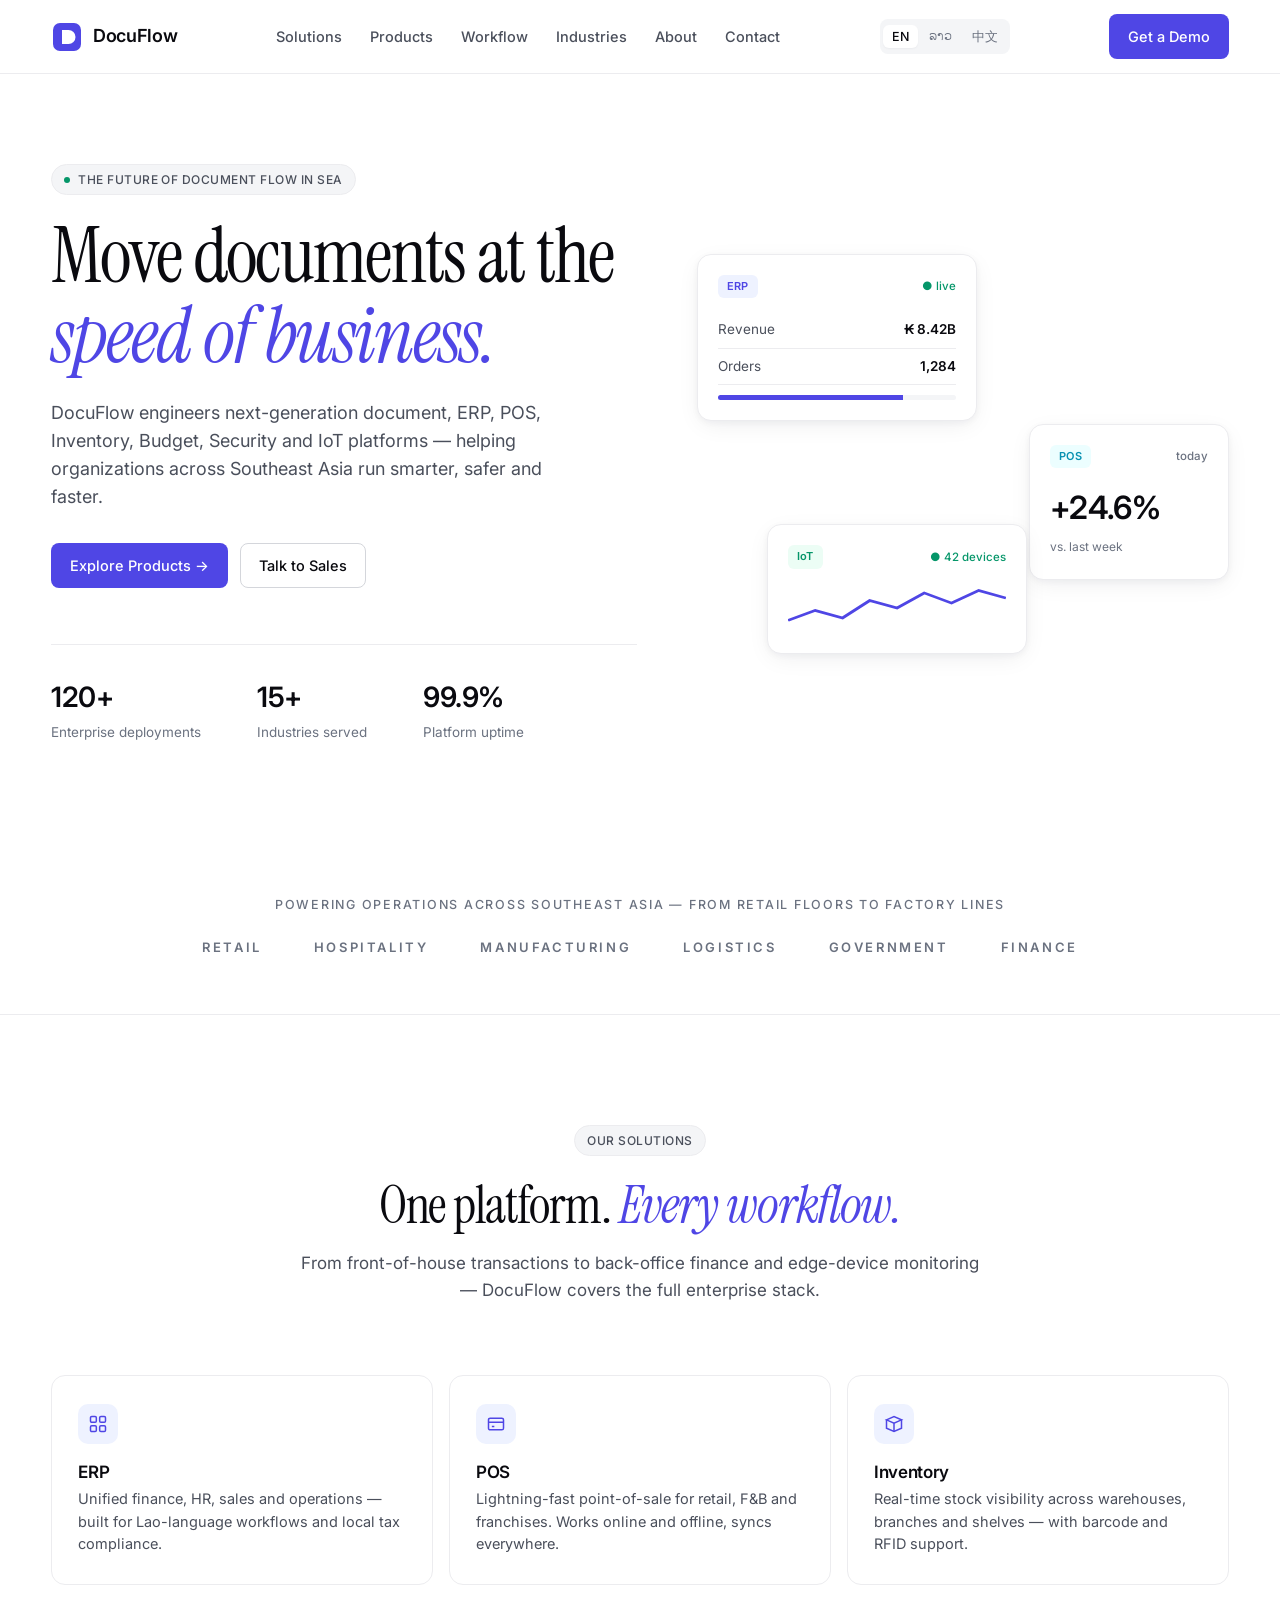
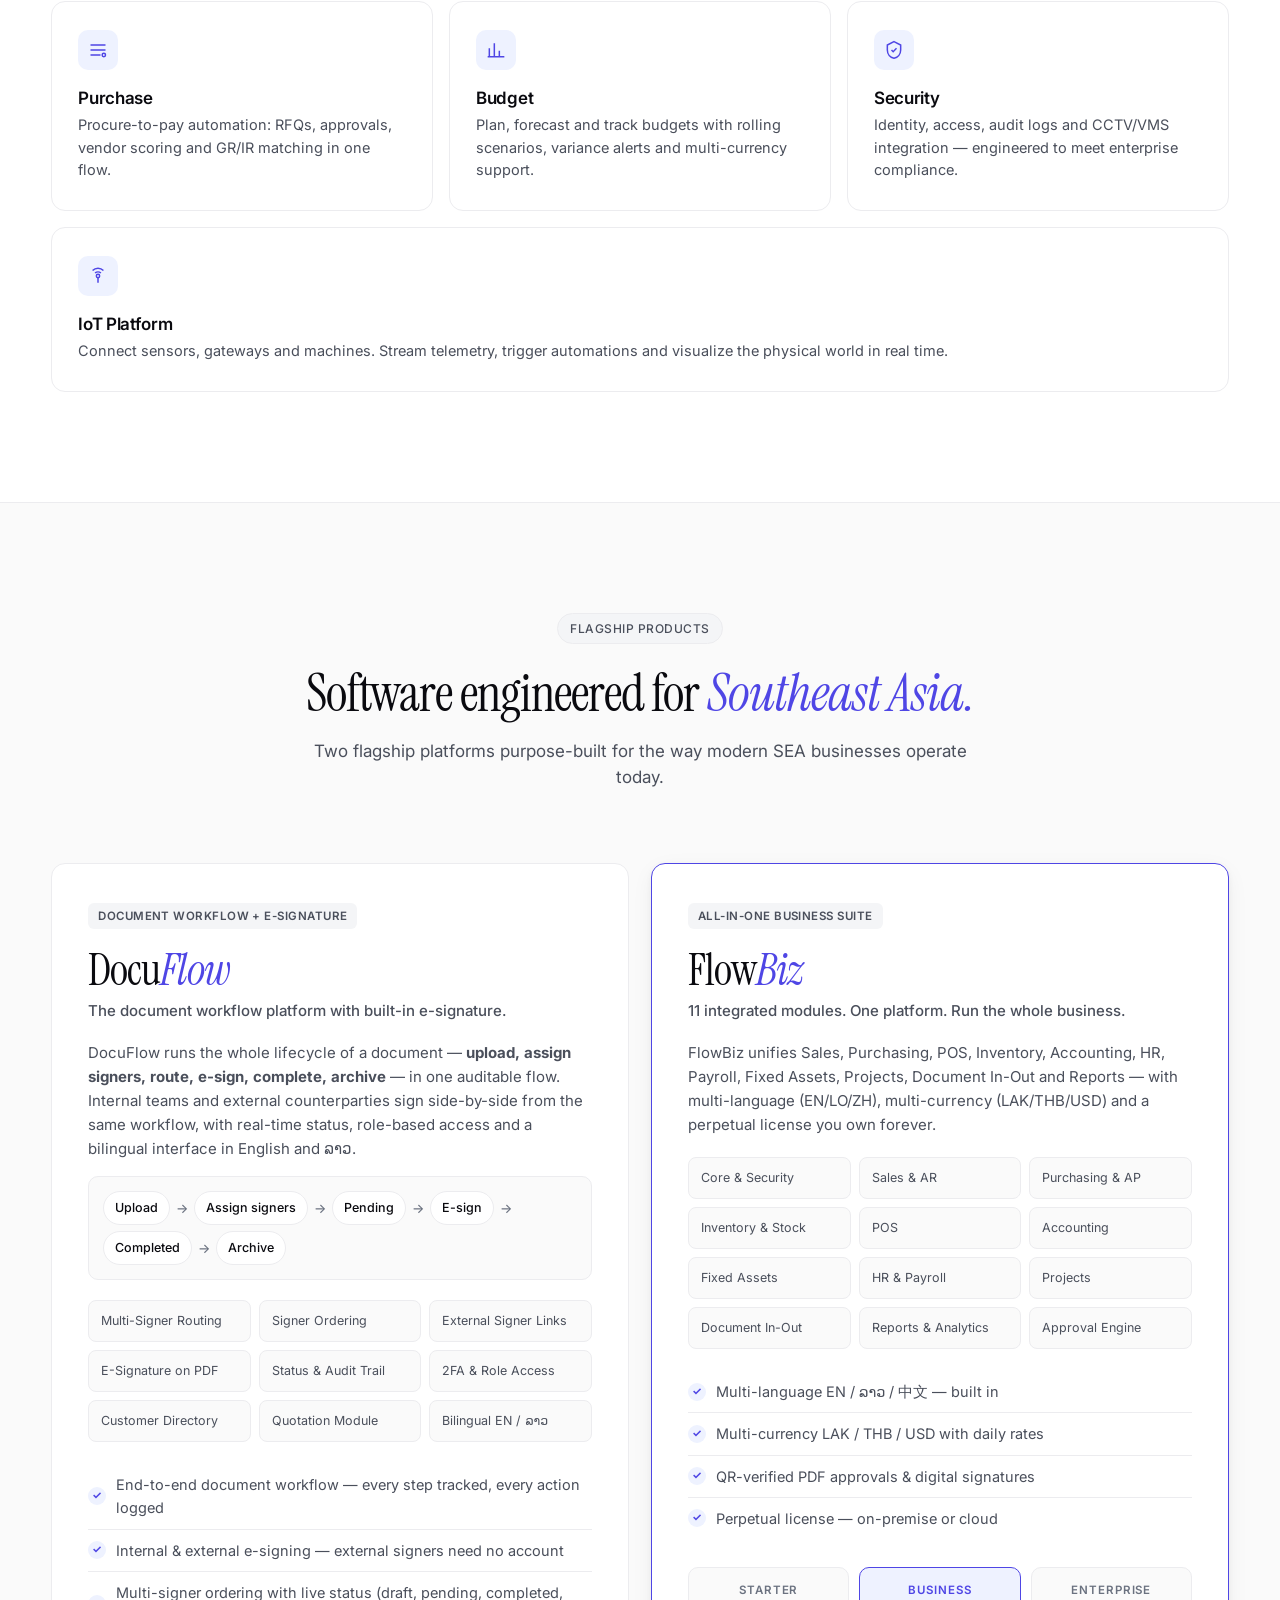
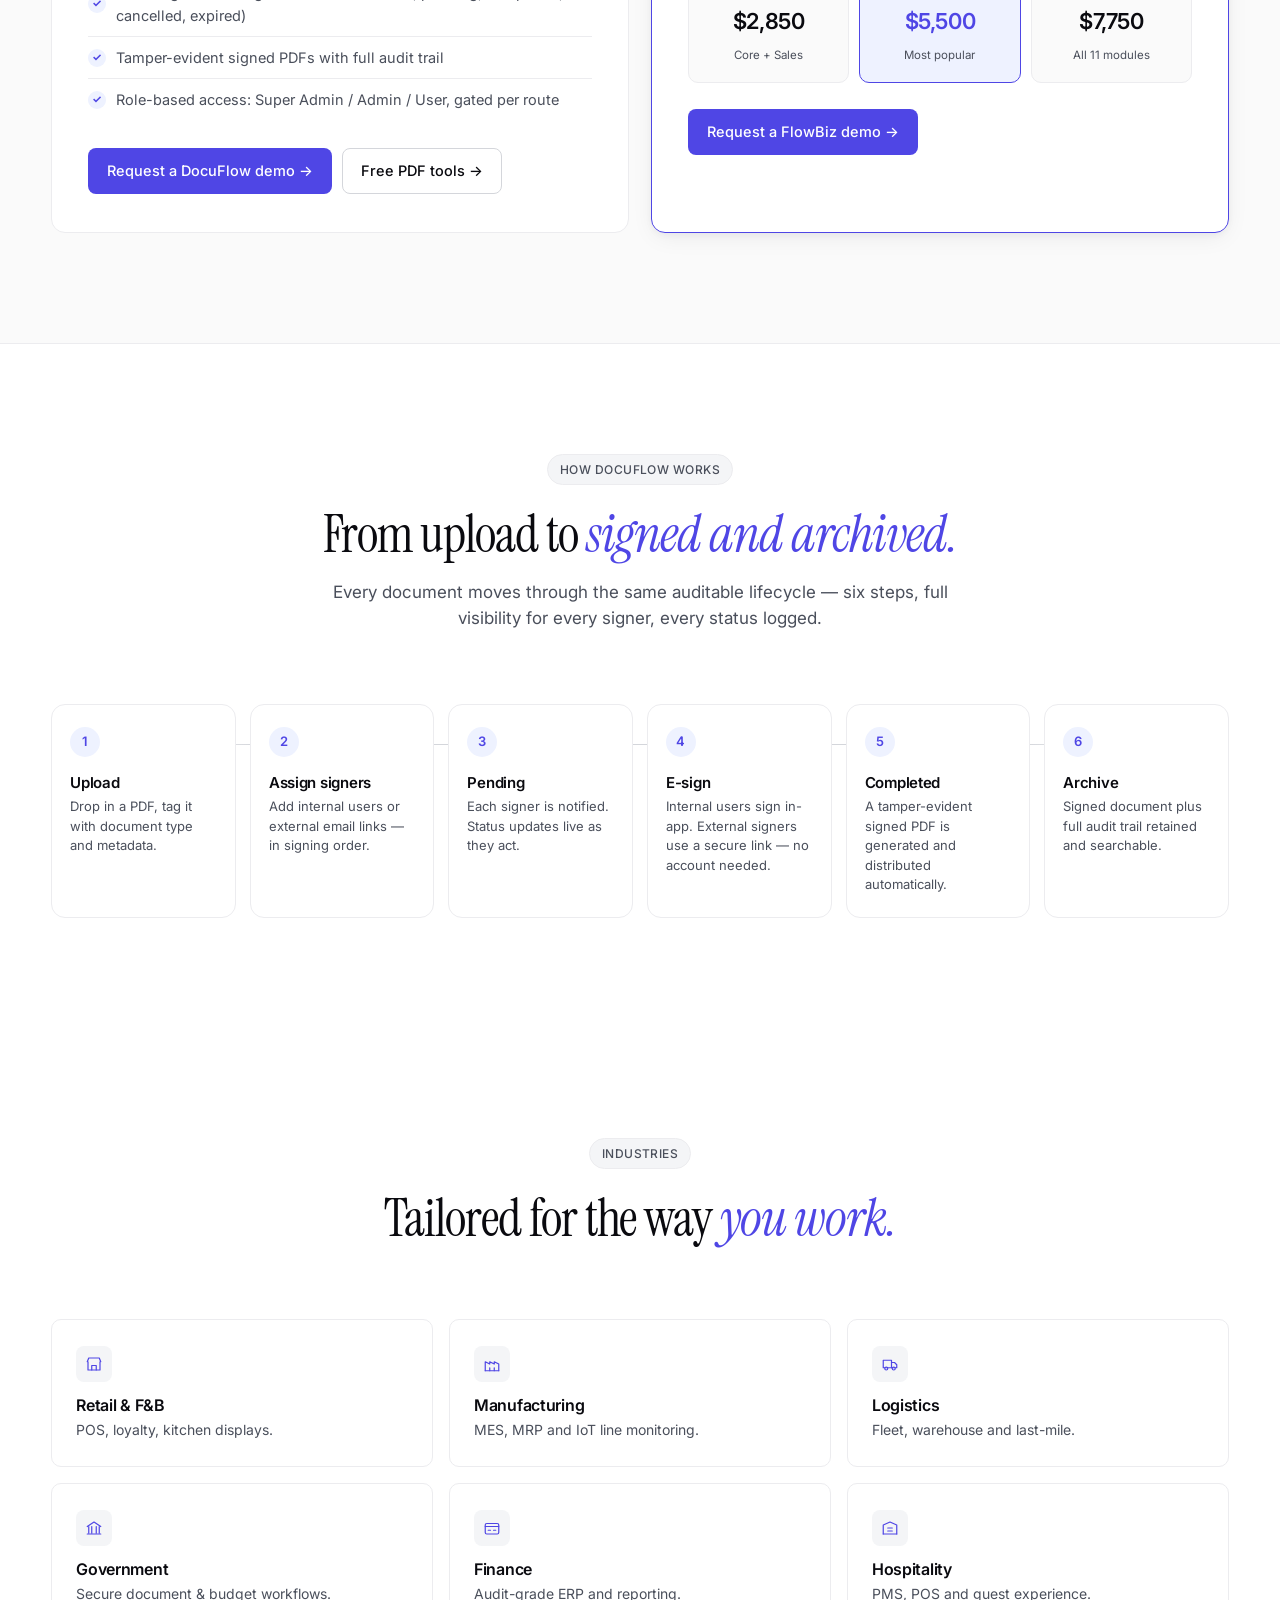
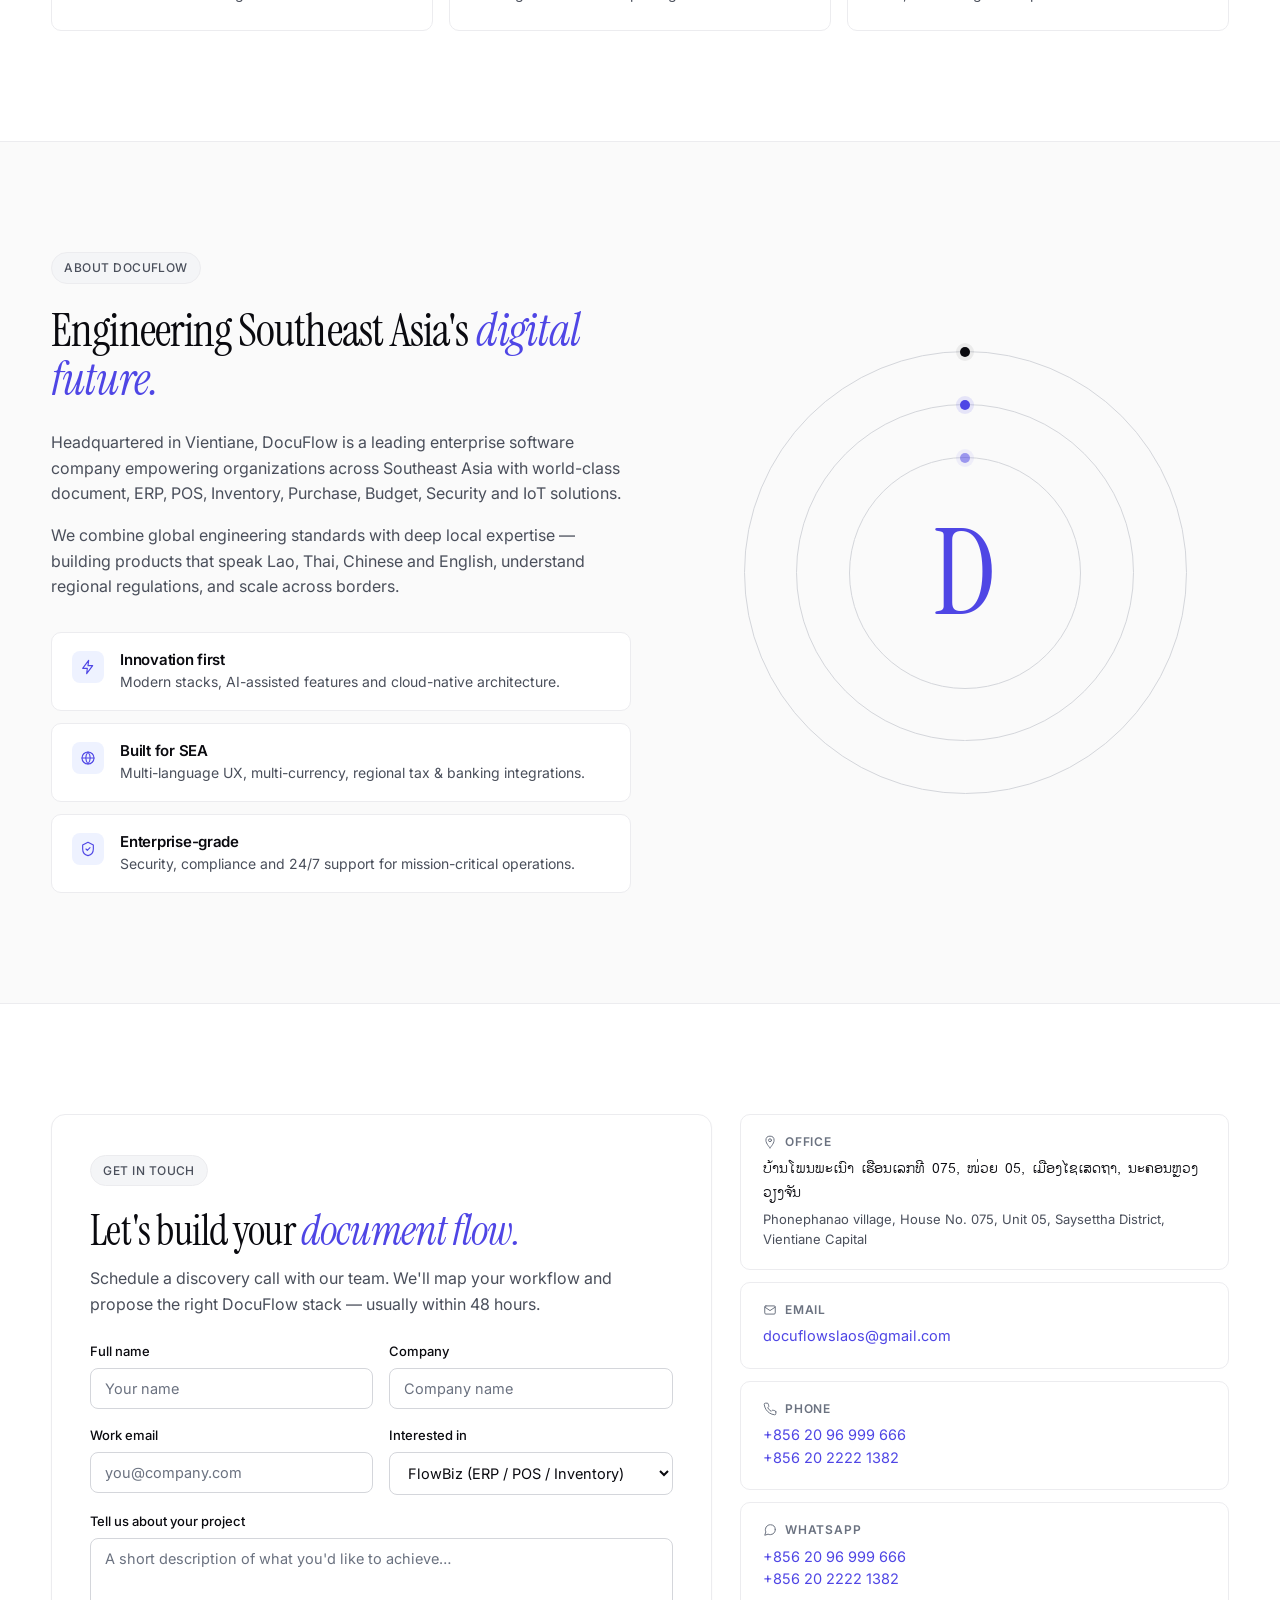
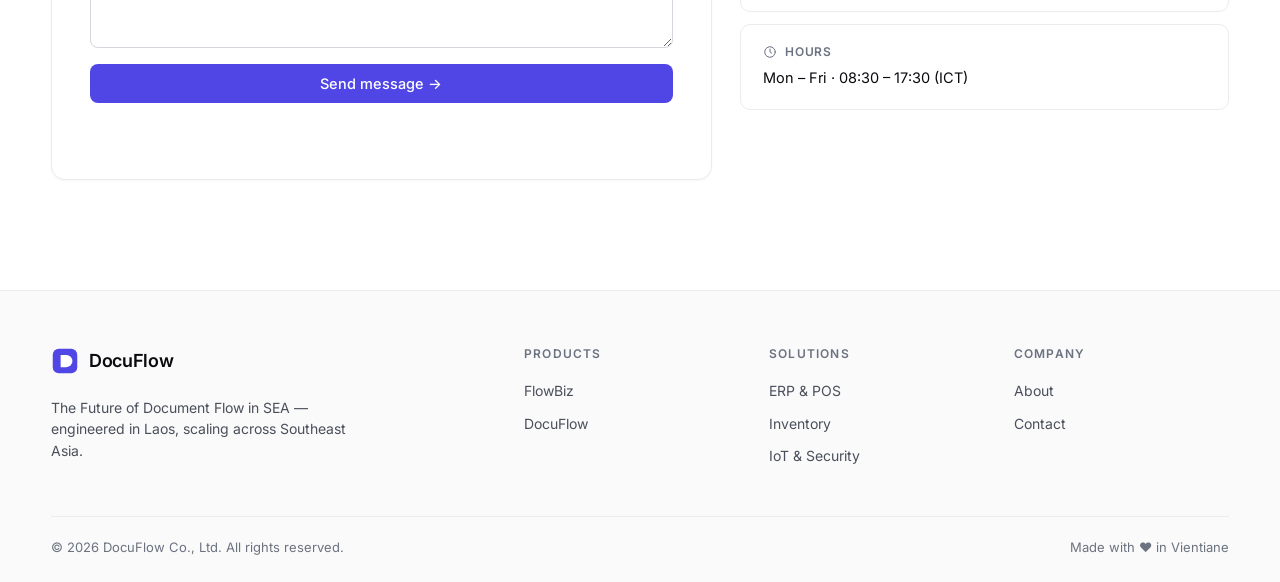
<file: index.html>
<!DOCTYPE html>
<html lang="en">
<head>
  <meta charset="UTF-8" />
  <meta name="viewport" content="width=device-width, initial-scale=1.0" />
  <title>DocuFlow — The Future of Document Flow in SEA</title>
  <meta name="description" content="DocuFlow builds next-generation document, ERP, POS, Inventory, Budget, Security and IoT platforms for Southeast Asia — engineered in Laos, scaling across the region." />
  <link rel="preconnect" href="https://fonts.googleapis.com" />
  <link rel="preconnect" href="https://fonts.gstatic.com" crossorigin />
  <link href="https://fonts.googleapis.com/css2?family=Inter:wght@400;500;600;700&family=Instrument+Serif:ital@0;1&family=Noto+Sans+Lao:wght@400;500;600;700&display=swap" rel="stylesheet" />
  <link rel="icon" type="image/jpeg" href="assets/full-logo.jpg" />
  <link rel="apple-touch-icon" href="assets/full-logo.jpg" />
  <link rel="stylesheet" href="styles.css" />
</head>
<body>
  <!-- Navigation -->
  <header class="nav">
    <div class="container nav-inner">
      <a href="#home" class="logo" aria-label="DocuFlow home">
        <svg class="logo-mark" viewBox="0 0 32 32" fill="none" aria-hidden="true">
          <rect x="2" y="2" width="28" height="28" rx="7" fill="#4f46e5"/>
          <path d="M11 9h6.5a7 7 0 010 14H11V9z" fill="#ffffff"/>
        </svg>
        <span class="logo-text">DocuFlow</span>
      </a>
      <nav class="nav-links" aria-label="Primary">
        <a href="#solutions" data-i18n="nav.solutions">Solutions</a>
        <a href="#products" data-i18n="nav.products">Products</a>
        <a href="#workflow" data-i18n="nav.workflow">Workflow</a>
        <a href="#industries" data-i18n="nav.industries">Industries</a>
        <a href="#about" data-i18n="nav.about">About</a>
        <a href="#contact" data-i18n="nav.contact">Contact</a>
      </nav>
      <div class="lang-switcher" role="group" aria-label="Language">
        <button class="lang-btn" data-lang="en" aria-label="English">EN</button>
        <button class="lang-btn" data-lang="lo" aria-label="ລາວ" lang="lo">ລາວ</button>
        <button class="lang-btn" data-lang="zh" aria-label="中文" lang="zh">中文</button>
      </div>
      <a href="#contact" class="btn btn-primary nav-cta" data-i18n="nav.cta">Get a Demo</a>
      <button class="nav-toggle" id="navToggle" aria-label="Toggle menu" aria-expanded="false">
        <span></span><span></span><span></span>
      </button>
    </div>
  </header>

  <!-- Hero -->
  <section id="home" class="hero">
    <div class="container hero-inner">
      <div class="hero-content">
        <span class="eyebrow">
          <span class="dot"></span>
          <span data-i18n="hero.eyebrow">The Future of Document Flow in SEA</span>
        </span>
        <h1 class="hero-title" data-i18n-html="hero.title">
          Move documents at the
          <span class="gradient-text">speed of business.</span>
        </h1>
        <p class="hero-sub" data-i18n="hero.sub">
          DocuFlow engineers next-generation document, ERP, POS, Inventory,
          Budget, Security and IoT platforms — helping organizations across
          Southeast Asia run smarter, safer and faster.
        </p>
        <div class="hero-cta">
          <a href="#products" class="btn btn-primary" data-i18n="hero.cta1">Explore Products →</a>
          <a href="#contact" class="btn btn-ghost" data-i18n="hero.cta2">Talk to Sales</a>
        </div>
        <div class="hero-stats">
          <div><strong>120+</strong><span data-i18n="hero.stat1">Enterprise deployments</span></div>
          <div><strong>15+</strong><span data-i18n="hero.stat2">Industries served</span></div>
          <div><strong>99.9%</strong><span data-i18n="hero.stat3">Platform uptime</span></div>
        </div>
      </div>

      <div class="hero-visual" aria-hidden="true">
        <div class="card-stack">
          <div class="float-card card-erp">
            <div class="card-head">
              <span class="pill">ERP</span>
              <span class="status live">● live</span>
            </div>
            <div class="card-body">
              <div class="row"><span>Revenue</span><b>₭ 8.42B</b></div>
              <div class="row"><span>Orders</span><b>1,284</b></div>
              <div class="bar"><span style="width:78%"></span></div>
            </div>
          </div>
          <div class="float-card card-pos">
            <div class="card-head">
              <span class="pill pill-cyan">POS</span>
              <span class="status">today</span>
            </div>
            <div class="metric">+24.6%</div>
            <small>vs. last week</small>
          </div>
          <div class="float-card card-iot">
            <div class="card-head">
              <span class="pill pill-green">IoT</span>
              <span class="status live">● 42 devices</span>
            </div>
            <div class="spark">
              <svg viewBox="0 0 120 40" preserveAspectRatio="none">
                <polyline fill="none" stroke="#22d3ee" stroke-width="2"
                  points="0,30 15,22 30,28 45,14 60,20 75,8 90,16 105,6 120,12"/>
              </svg>
            </div>
          </div>
        </div>
      </div>
    </div>
  </section>

  <!-- Trust strip -->
  <section class="trust">
    <div class="container">
      <p class="trust-label" data-i18n="trust.label">Powering operations across Southeast Asia — from retail floors to factory lines</p>
      <div class="trust-logos">
        <span data-i18n="trust.retail">RETAIL</span><span data-i18n="trust.hospitality">HOSPITALITY</span><span data-i18n="trust.manufacturing">MANUFACTURING</span>
        <span data-i18n="trust.logistics">LOGISTICS</span><span data-i18n="trust.government">GOVERNMENT</span><span data-i18n="trust.finance">FINANCE</span>
      </div>
    </div>
  </section>

  <!-- Solutions -->
  <section id="solutions" class="section">
    <div class="container">
      <div class="section-head">
        <span class="eyebrow eyebrow-center" data-i18n="solutions.eyebrow">Our Solutions</span>
        <h2 data-i18n-html="solutions.title">One platform. <span class="gradient-text">Every workflow.</span></h2>
        <p data-i18n="solutions.sub">From front-of-house transactions to back-office finance and edge-device monitoring — DocuFlow covers the full enterprise stack.</p>
      </div>

      <div class="solutions-grid">
        <article class="solution">
          <div class="solution-icon">
            <svg viewBox="0 0 24 24" fill="none" stroke="currentColor" stroke-width="1.8"><rect x="3" y="3" width="7" height="7" rx="1.5"/><rect x="14" y="3" width="7" height="7" rx="1.5"/><rect x="3" y="14" width="7" height="7" rx="1.5"/><rect x="14" y="14" width="7" height="7" rx="1.5"/></svg>
          </div>
          <h3 data-i18n="sol.erp.title">ERP</h3>
          <p data-i18n="sol.erp.desc">Unified finance, HR, sales and operations — built for Lao-language workflows and local tax compliance.</p>
        </article>

        <article class="solution">
          <div class="solution-icon">
            <svg viewBox="0 0 24 24" fill="none" stroke="currentColor" stroke-width="1.8"><rect x="3" y="5" width="18" height="14" rx="2"/><path d="M3 10h18M7 15h3"/></svg>
          </div>
          <h3 data-i18n="sol.pos.title">POS</h3>
          <p data-i18n="sol.pos.desc">Lightning-fast point-of-sale for retail, F&B and franchises. Works online and offline, syncs everywhere.</p>
        </article>

        <article class="solution">
          <div class="solution-icon">
            <svg viewBox="0 0 24 24" fill="none" stroke="currentColor" stroke-width="1.8"><path d="M3 7l9-4 9 4-9 4-9-4z"/><path d="M3 7v10l9 4 9-4V7"/><path d="M12 11v10"/></svg>
          </div>
          <h3 data-i18n="sol.inv.title">Inventory</h3>
          <p data-i18n="sol.inv.desc">Real-time stock visibility across warehouses, branches and shelves — with barcode and RFID support.</p>
        </article>

        <article class="solution">
          <div class="solution-icon">
            <svg viewBox="0 0 24 24" fill="none" stroke="currentColor" stroke-width="1.8"><path d="M3 6h18M3 12h18M3 18h12"/><circle cx="19" cy="18" r="2"/></svg>
          </div>
          <h3 data-i18n="sol.pur.title">Purchase</h3>
          <p data-i18n="sol.pur.desc">Procure-to-pay automation: RFQs, approvals, vendor scoring and GR/IR matching in one flow.</p>
        </article>

        <article class="solution">
          <div class="solution-icon">
            <svg viewBox="0 0 24 24" fill="none" stroke="currentColor" stroke-width="1.8"><path d="M4 20V10M10 20V4M16 20v-7M22 20H2"/></svg>
          </div>
          <h3 data-i18n="sol.bud.title">Budget</h3>
          <p data-i18n="sol.bud.desc">Plan, forecast and track budgets with rolling scenarios, variance alerts and multi-currency support.</p>
        </article>

        <article class="solution">
          <div class="solution-icon">
            <svg viewBox="0 0 24 24" fill="none" stroke="currentColor" stroke-width="1.8"><path d="M12 2l8 4v6c0 5-3.5 9-8 10-4.5-1-8-5-8-10V6l8-4z"/><path d="M9 12l2 2 4-4"/></svg>
          </div>
          <h3 data-i18n="sol.sec.title">Security</h3>
          <p data-i18n="sol.sec.desc">Identity, access, audit logs and CCTV/VMS integration — engineered to meet enterprise compliance.</p>
        </article>

        <article class="solution solution-wide">
          <div class="solution-icon">
            <svg viewBox="0 0 24 24" fill="none" stroke="currentColor" stroke-width="1.8"><circle cx="12" cy="12" r="2"/><path d="M8.5 8.5a5 5 0 017 0M5.5 5.5a9 9 0 0113 0M12 14v6"/></svg>
          </div>
          <h3 data-i18n="sol.iot.title">IoT Platform</h3>
          <p data-i18n="sol.iot.desc">Connect sensors, gateways and machines. Stream telemetry, trigger automations and visualize the physical world in real time.</p>
        </article>
      </div>
    </div>
  </section>

  <!-- Products -->
  <section id="products" class="section section-alt">
    <div class="container">
      <div class="section-head">
        <span class="eyebrow eyebrow-center" data-i18n="products.eyebrow">Flagship Products</span>
        <h2 data-i18n-html="products.title">Software engineered for <span class="gradient-text">Southeast Asia.</span></h2>
        <p data-i18n="products.sub">Two flagship platforms purpose-built for the way modern SEA businesses operate today.</p>
      </div>

      <div class="products-grid">
        <!-- DocuFlow Platform -->
        <article class="product">
          <div class="product-badge" data-i18n="prod.docu.badge">Document Workflow + E-Signature</div>
          <h3 class="product-title">Docu<span class="gradient-text">Flow</span></h3>
          <p class="product-tagline" data-i18n="prod.docu.tagline">The document workflow platform with built-in e-signature.</p>
          <p data-i18n-html="prod.docu.desc">
            DocuFlow runs the whole lifecycle of a document — <strong>upload, assign signers,
            route, e-sign, complete, archive</strong> — in one auditable flow. Internal teams
            and external counterparties sign side-by-side from the same workflow, with
            real-time status, role-based access and a bilingual interface in English and ລາວ.
          </p>

          <div class="workflow-strip" aria-hidden="true">
            <span class="wf-step" data-i18n="wf.s1.t">Upload</span>
            <span class="wf-arrow">→</span>
            <span class="wf-step" data-i18n="wf.s2.t">Assign signers</span>
            <span class="wf-arrow">→</span>
            <span class="wf-step" data-i18n="wf.s3.t">Pending</span>
            <span class="wf-arrow">→</span>
            <span class="wf-step" data-i18n="wf.s4.t">E-sign</span>
            <span class="wf-arrow">→</span>
            <span class="wf-step" data-i18n="wf.s5.t">Completed</span>
            <span class="wf-arrow">→</span>
            <span class="wf-step" data-i18n="wf.s6.t">Archive</span>
          </div>

          <div class="module-grid">
            <span data-i18n="prod.docu.m1">Multi-Signer Routing</span>
            <span data-i18n="prod.docu.m2">Signer Ordering</span>
            <span data-i18n="prod.docu.m3">External Signer Links</span>
            <span data-i18n="prod.docu.m4">E-Signature on PDF</span>
            <span data-i18n="prod.docu.m5">Status &amp; Audit Trail</span>
            <span data-i18n="prod.docu.m6">2FA &amp; Role Access</span>
            <span data-i18n="prod.docu.m7">Customer Directory</span>
            <span data-i18n="prod.docu.m8">Quotation Module</span>
            <span data-i18n="prod.docu.m9">Bilingual EN / ລາວ</span>
          </div>

          <ul class="product-features">
            <li data-i18n="prod.docu.f1">End-to-end document workflow — every step tracked, every action logged</li>
            <li data-i18n="prod.docu.f2">Internal &amp; external e-signing — external signers need no account</li>
            <li data-i18n="prod.docu.f3">Multi-signer ordering with live status (draft, pending, completed, cancelled, expired)</li>
            <li data-i18n="prod.docu.f4">Tamper-evident signed PDFs with full audit trail</li>
            <li data-i18n="prod.docu.f5">Role-based access: Super Admin / Admin / User, gated per route</li>
          </ul>

          <div class="product-cta-row">
            <a href="#contact" class="btn btn-primary" data-i18n="prod.docu.cta1">Request a DocuFlow demo →</a>
            <a href="https://pdf2word.docu-flows.com" target="_blank" rel="noopener" class="btn btn-outline" data-i18n="prod.docu.cta2">Free PDF tools →</a>
          </div>
        </article>

        <!-- FlowBiz -->
        <article class="product product-featured">
          <div class="product-badge" data-i18n="prod.fb.badge">All-in-One Business Suite</div>
          <h3 class="product-title">Flow<span class="gradient-text">Biz</span></h3>
          <p class="product-tagline" data-i18n="prod.fb.tagline">11 integrated modules. One platform. Run the whole business.</p>
          <p data-i18n="prod.fb.desc">
            FlowBiz unifies Sales, Purchasing, POS, Inventory, Accounting, HR,
            Payroll, Fixed Assets, Projects, Document In-Out and Reports —
            with multi-language (EN/LO/ZH), multi-currency (LAK/THB/USD) and
            a perpetual license you own forever.
          </p>

          <div class="module-grid">
            <span data-i18n="prod.fb.m1">Core &amp; Security</span>
            <span data-i18n="prod.fb.m2">Sales &amp; AR</span>
            <span data-i18n="prod.fb.m3">Purchasing &amp; AP</span>
            <span data-i18n="prod.fb.m4">Inventory &amp; Stock</span>
            <span data-i18n="prod.fb.m5">POS</span>
            <span data-i18n="prod.fb.m6">Accounting</span>
            <span data-i18n="prod.fb.m7">Fixed Assets</span>
            <span data-i18n="prod.fb.m8">HR &amp; Payroll</span>
            <span data-i18n="prod.fb.m9">Projects</span>
            <span data-i18n="prod.fb.m10">Document In-Out</span>
            <span data-i18n="prod.fb.m11">Reports &amp; Analytics</span>
            <span data-i18n="prod.fb.m12">Approval Engine</span>
          </div>

          <ul class="product-features">
            <li data-i18n="prod.fb.f1">Multi-language EN / ລາວ / 中文 — built in</li>
            <li data-i18n="prod.fb.f2">Multi-currency LAK / THB / USD with daily rates</li>
            <li data-i18n="prod.fb.f3">QR-verified PDF approvals &amp; digital signatures</li>
            <li data-i18n="prod.fb.f4">Perpetual license — on-premise or cloud</li>
          </ul>

          <div class="package-strip">
            <div class="pkg-mini">
              <h5 data-i18n="prod.fb.pkg1.t">Starter</h5>
              <strong>$2,850</strong>
              <small data-i18n="prod.fb.pkg1.d">Core + Sales</small>
            </div>
            <div class="pkg-mini pkg-mini-featured">
              <h5 data-i18n="prod.fb.pkg2.t">Business</h5>
              <strong>$5,500</strong>
              <small data-i18n="prod.fb.pkg2.d">Most popular</small>
            </div>
            <div class="pkg-mini">
              <h5 data-i18n="prod.fb.pkg3.t">Enterprise</h5>
              <strong>$7,750</strong>
              <small data-i18n="prod.fb.pkg3.d">All 11 modules</small>
            </div>
          </div>

          <a href="#contact" class="btn btn-primary" data-i18n="prod.fb.cta">Request a FlowBiz demo →</a>
        </article>
      </div>
    </div>
  </section>

  <!-- Workflow -->
  <section id="workflow" class="section">
    <div class="container">
      <div class="section-head">
        <span class="eyebrow eyebrow-center" data-i18n="wf.eyebrow">How DocuFlow works</span>
        <h2 data-i18n-html="wf.title">From upload to <span class="gradient-text">signed and archived.</span></h2>
        <p data-i18n="wf.sub">Every document moves through the same auditable lifecycle — six steps, full visibility for every signer, every status logged.</p>
      </div>

      <ol class="workflow-grid">
        <li class="wf-card">
          <span class="wf-num">1</span>
          <h4 data-i18n="wf.s1.t">Upload</h4>
          <p data-i18n="wf.s1.d">Drop in a PDF, tag it with document type and metadata.</p>
        </li>
        <li class="wf-card">
          <span class="wf-num">2</span>
          <h4 data-i18n="wf.s2.t">Assign signers</h4>
          <p data-i18n="wf.s2.d">Add internal users or external email links — in signing order.</p>
        </li>
        <li class="wf-card">
          <span class="wf-num">3</span>
          <h4 data-i18n="wf.s3.t">Pending</h4>
          <p data-i18n="wf.s3.d">Each signer is notified. Status updates live as they act.</p>
        </li>
        <li class="wf-card">
          <span class="wf-num">4</span>
          <h4 data-i18n="wf.s4.t">E-sign</h4>
          <p data-i18n="wf.s4.d">Internal users sign in-app. External signers use a secure link — no account needed.</p>
        </li>
        <li class="wf-card">
          <span class="wf-num">5</span>
          <h4 data-i18n="wf.s5.t">Completed</h4>
          <p data-i18n="wf.s5.d">A tamper-evident signed PDF is generated and distributed automatically.</p>
        </li>
        <li class="wf-card">
          <span class="wf-num">6</span>
          <h4 data-i18n="wf.s6.t">Archive</h4>
          <p data-i18n="wf.s6.d">Signed document plus full audit trail retained and searchable.</p>
        </li>
      </ol>
    </div>
  </section>

  <!-- Industries -->
  <section id="industries" class="section">
    <div class="container">
      <div class="section-head">
        <span class="eyebrow eyebrow-center" data-i18n="ind.eyebrow">Industries</span>
        <h2 data-i18n-html="ind.title">Tailored for the way <span class="gradient-text">you work.</span></h2>
      </div>
      <div class="industries-grid">
        <div class="industry">
          <div class="industry-icon"><svg viewBox="0 0 24 24" fill="none" stroke="currentColor" stroke-width="1.6" stroke-linecap="round" stroke-linejoin="round"><path d="M3 9l2-5h14l2 5"/><path d="M4 9v11h16V9"/><path d="M9 20v-6h6v6"/></svg></div>
          <h4 data-i18n="ind.retail.t">Retail &amp; F&amp;B</h4>
          <p data-i18n="ind.retail.d">POS, loyalty, kitchen displays.</p>
        </div>
        <div class="industry">
          <div class="industry-icon"><svg viewBox="0 0 24 24" fill="none" stroke="currentColor" stroke-width="1.6" stroke-linecap="round" stroke-linejoin="round"><path d="M3 21V9l6 3V9l6 3V9l6 3v9"/><path d="M3 21h18"/><path d="M9 21v-4M15 21v-4"/></svg></div>
          <h4 data-i18n="ind.mfg.t">Manufacturing</h4>
          <p data-i18n="ind.mfg.d">MES, MRP and IoT line monitoring.</p>
        </div>
        <div class="industry">
          <div class="industry-icon"><svg viewBox="0 0 24 24" fill="none" stroke="currentColor" stroke-width="1.6" stroke-linecap="round" stroke-linejoin="round"><path d="M3 7h11v10H3z"/><path d="M14 10h4l3 3v4h-7"/><circle cx="7" cy="18" r="2"/><circle cx="17" cy="18" r="2"/></svg></div>
          <h4 data-i18n="ind.log.t">Logistics</h4>
          <p data-i18n="ind.log.d">Fleet, warehouse and last-mile.</p>
        </div>
        <div class="industry">
          <div class="industry-icon"><svg viewBox="0 0 24 24" fill="none" stroke="currentColor" stroke-width="1.6" stroke-linecap="round" stroke-linejoin="round"><path d="M3 10l9-6 9 6"/><path d="M5 10v9M19 10v9M9 10v9M15 10v9"/><path d="M3 20h18"/></svg></div>
          <h4 data-i18n="ind.gov.t">Government</h4>
          <p data-i18n="ind.gov.d">Secure document &amp; budget workflows.</p>
        </div>
        <div class="industry">
          <div class="industry-icon"><svg viewBox="0 0 24 24" fill="none" stroke="currentColor" stroke-width="1.6" stroke-linecap="round" stroke-linejoin="round"><rect x="3" y="6" width="18" height="14" rx="2"/><path d="M3 10h18"/><path d="M7 15h3M14 15h3"/></svg></div>
          <h4 data-i18n="ind.fin.t">Finance</h4>
          <p data-i18n="ind.fin.d">Audit-grade ERP and reporting.</p>
        </div>
        <div class="industry">
          <div class="industry-icon"><svg viewBox="0 0 24 24" fill="none" stroke="currentColor" stroke-width="1.6" stroke-linecap="round" stroke-linejoin="round"><path d="M3 20V8l9-4 9 4v12"/><path d="M3 20h18"/><path d="M9 12h6M9 16h6"/></svg></div>
          <h4 data-i18n="ind.hos.t">Hospitality</h4>
          <p data-i18n="ind.hos.d">PMS, POS and guest experience.</p>
        </div>
      </div>
    </div>
  </section>

  <!-- About -->
  <section id="about" class="section section-alt">
    <div class="container about-grid">
      <div>
        <span class="eyebrow" data-i18n="about.eyebrow">About DocuFlow</span>
        <h2 data-i18n-html="about.title">Engineering Southeast Asia's <span class="gradient-text">digital future.</span></h2>
        <p>
          Headquartered in Vientiane, DocuFlow is a leading enterprise software
          company empowering organizations across Southeast Asia with world-class
          document, ERP, POS, Inventory, Purchase, Budget, Security and IoT solutions.
        </p>
        <p>
          We combine global engineering standards with deep local expertise —
          building products that speak Lao, Thai, Chinese and English, understand
          regional regulations, and scale across borders.
        </p>
        <div class="value-cards">
          <div class="value">
            <div class="value-icon"><svg viewBox="0 0 24 24" fill="none" stroke="currentColor" stroke-width="1.7" stroke-linecap="round" stroke-linejoin="round"><path d="M13 2L4 14h7l-1 8 9-12h-7l1-8z"/></svg></div>
            <div class="value-body">
              <h4 data-i18n="val.inn.t">Innovation first</h4>
              <p data-i18n="val.inn.d">Modern stacks, AI-assisted features and cloud-native architecture.</p>
            </div>
          </div>
          <div class="value">
            <div class="value-icon"><svg viewBox="0 0 24 24" fill="none" stroke="currentColor" stroke-width="1.7" stroke-linecap="round" stroke-linejoin="round"><circle cx="12" cy="12" r="9"/><path d="M3 12h18"/><path d="M12 3a14 14 0 010 18M12 3a14 14 0 000 18"/></svg></div>
            <div class="value-body">
              <h4 data-i18n="val.sea.t">Built for SEA</h4>
              <p data-i18n="val.sea.d">Multi-language UX, multi-currency, regional tax &amp; banking integrations.</p>
            </div>
          </div>
          <div class="value">
            <div class="value-icon"><svg viewBox="0 0 24 24" fill="none" stroke="currentColor" stroke-width="1.7" stroke-linecap="round" stroke-linejoin="round"><path d="M12 2l8 4v6c0 5-3.5 9-8 10-4.5-1-8-5-8-10V6l8-4z"/><path d="M9 12l2 2 4-4"/></svg></div>
            <div class="value-body">
              <h4 data-i18n="val.ent.t">Enterprise-grade</h4>
              <p data-i18n="val.ent.d">Security, compliance and 24/7 support for mission-critical operations.</p>
            </div>
          </div>
        </div>
      </div>
      <div class="about-visual" aria-hidden="true">
        <div class="ring"></div>
        <div class="ring ring-2"></div>
        <div class="ring ring-3"></div>
        <div class="about-center">D</div>
      </div>
    </div>
  </section>

  <!-- Contact -->
  <section id="contact" class="section">
    <div class="container contact-wrap">
      <div class="contact-card">
        <span class="eyebrow" data-i18n="contact.eyebrow">Get in touch</span>
        <h2 data-i18n-html="contact.title">Let's build your <span class="gradient-text">document flow.</span></h2>
        <p data-i18n="contact.sub">Schedule a discovery call with our team. We'll map your workflow and propose the right DocuFlow stack — usually within 48 hours.</p>
        <form class="contact-form" id="contactForm" novalidate>
          <div class="field-row">
            <div class="field">
              <label for="name" data-i18n="form.name">Full name</label>
              <input id="name" name="name" type="text" placeholder="Your name" data-i18n-ph="form.name.ph" required />
            </div>
            <div class="field">
              <label for="company" data-i18n="form.company">Company</label>
              <input id="company" name="company" type="text" placeholder="Company name" data-i18n-ph="form.company.ph" />
            </div>
          </div>
          <div class="field-row">
            <div class="field">
              <label for="email" data-i18n="form.email">Work email</label>
              <input id="email" name="email" type="email" placeholder="you@company.com" required />
            </div>
            <div class="field">
              <label for="interest" data-i18n="form.interest">Interested in</label>
              <select id="interest" name="interest">
                <option data-i18n="form.opt1">FlowBiz (ERP / POS / Inventory)</option>
                <option data-i18n="form.opt2">docuFlow (Document Workflow)</option>
                <option data-i18n="form.opt3">IoT &amp; Security</option>
                <option data-i18n="form.opt4">Custom solution</option>
              </select>
            </div>
          </div>
          <div class="field">
            <label for="message" data-i18n="form.message">Tell us about your project</label>
            <textarea id="message" name="message" rows="4" placeholder="A short description of what you'd like to achieve…" data-i18n-ph="form.message.ph"></textarea>
          </div>
          <button type="submit" class="btn btn-primary btn-block" data-i18n="form.submit">Send message →</button>
          <p class="form-status" id="formStatus" role="status" aria-live="polite"></p>
        </form>
      </div>

      <aside class="contact-side">
        <div class="contact-item">
          <h4><svg viewBox="0 0 24 24" fill="none" stroke="currentColor" stroke-width="1.7" stroke-linecap="round" stroke-linejoin="round"><path d="M12 22s-7-7-7-13a7 7 0 0114 0c0 6-7 13-7 13z"/><circle cx="12" cy="9" r="2.5"/></svg> <span data-i18n="ci.office">Office</span></h4>
          <p lang="lo">ບ້ານໂພນພະເນົາ ເຮືອນເລກທີ 075, ໜ່ວຍ 05, ເມືອງໄຊເສດຖາ, ນະຄອນຫຼວງວຽງຈັນ</p>
          <p class="contact-sub">Phonephanao village, House No. 075, Unit 05, Saysettha District, Vientiane Capital</p>
        </div>
        <div class="contact-item">
          <h4><svg viewBox="0 0 24 24" fill="none" stroke="currentColor" stroke-width="1.7" stroke-linecap="round" stroke-linejoin="round"><rect x="3" y="5" width="18" height="14" rx="2"/><path d="M3 7l9 6 9-6"/></svg> <span data-i18n="ci.email">Email</span></h4>
          <p><a href="mailto:docuflowslaos@gmail.com">docuflowslaos@gmail.com</a></p>
        </div>
        <div class="contact-item">
          <h4><svg viewBox="0 0 24 24" fill="none" stroke="currentColor" stroke-width="1.7" stroke-linecap="round" stroke-linejoin="round"><path d="M22 16.92v3a2 2 0 01-2.18 2 19.79 19.79 0 01-8.63-3.07 19.5 19.5 0 01-6-6 19.79 19.79 0 01-3.07-8.67A2 2 0 014.11 2h3a2 2 0 012 1.72c.13.96.36 1.9.7 2.81a2 2 0 01-.45 2.11L8.09 9.91a16 16 0 006 6l1.27-1.27a2 2 0 012.11-.45c.91.34 1.85.57 2.81.7A2 2 0 0122 16.92z"/></svg> <span data-i18n="ci.phone">Phone</span></h4>
          <p>
            <a href="tel:+8562096999666">+856 20 96 999 666</a><br />
            <a href="tel:+8562022221382">+856 20 2222 1382</a>
          </p>
        </div>
        <div class="contact-item">
          <h4><svg viewBox="0 0 24 24" fill="none" stroke="currentColor" stroke-width="1.7" stroke-linecap="round" stroke-linejoin="round"><path d="M21 11.5a8.38 8.38 0 01-.9 3.8 8.5 8.5 0 01-7.6 4.7 8.38 8.38 0 01-3.8-.9L3 21l1.9-5.7a8.38 8.38 0 01-.9-3.8 8.5 8.5 0 014.7-7.6 8.38 8.38 0 013.8-.9h.5a8.48 8.48 0 018 8v.5z"/></svg> <span>WhatsApp</span></h4>
          <p>
            <a href="https://wa.me/8562096999666" target="_blank" rel="noopener">+856 20 96 999 666</a><br />
            <a href="https://wa.me/8562022221382" target="_blank" rel="noopener">+856 20 2222 1382</a>
          </p>
        </div>
        <div class="contact-item">
          <h4><svg viewBox="0 0 24 24" fill="none" stroke="currentColor" stroke-width="1.7" stroke-linecap="round" stroke-linejoin="round"><circle cx="12" cy="12" r="9"/><path d="M12 7v5l3 2"/></svg> <span data-i18n="ci.hours">Hours</span></h4>
          <p data-i18n="ci.hoursVal">Mon – Fri · 08:30 – 17:30 (ICT)</p>
        </div>
      </aside>
    </div>
  </section>

  <!-- Footer -->
  <footer class="footer">
    <div class="container footer-inner">
      <div>
        <a href="#home" class="logo">
          <svg class="logo-mark logo-mark-sm" viewBox="0 0 32 32" fill="none" aria-hidden="true">
            <rect x="2" y="2" width="28" height="28" rx="7" fill="#4f46e5"/>
            <path d="M11 9h6.5a7 7 0 010 14H11V9z" fill="#ffffff"/>
          </svg>
          <span class="logo-text">DocuFlow</span>
        </a>
        <p class="footer-tag" data-i18n="footer.tag">The Future of Document Flow in SEA — engineered in Laos, scaling across Southeast Asia.</p>
      </div>
      <div class="footer-cols">
        <div>
          <h5 data-i18n="footer.products">Products</h5>
          <a href="#products">FlowBiz</a>
          <a href="#products">DocuFlow</a>
        </div>
        <div>
          <h5 data-i18n="footer.solutions">Solutions</h5>
          <a href="#solutions" data-i18n="footer.erpPos">ERP &amp; POS</a>
          <a href="#solutions" data-i18n="footer.inv">Inventory</a>
          <a href="#solutions" data-i18n="footer.iotSec">IoT &amp; Security</a>
        </div>
        <div>
          <h5 data-i18n="footer.company">Company</h5>
          <a href="#about" data-i18n="footer.about">About</a>
          <a href="#contact" data-i18n="footer.contact">Contact</a>
        </div>
      </div>
    </div>
    <div class="container footer-bottom">
      <span><span data-i18n="footer.copy">© </span><span id="year"></span><span data-i18n="footer.rights"> DocuFlow Co., Ltd. All rights reserved.</span></span>
      <span data-i18n="footer.made">Made with ❤ in Vientiane</span>
    </div>
  </footer>

  <script src="script.js"></script>
</body>
</html>
</file>
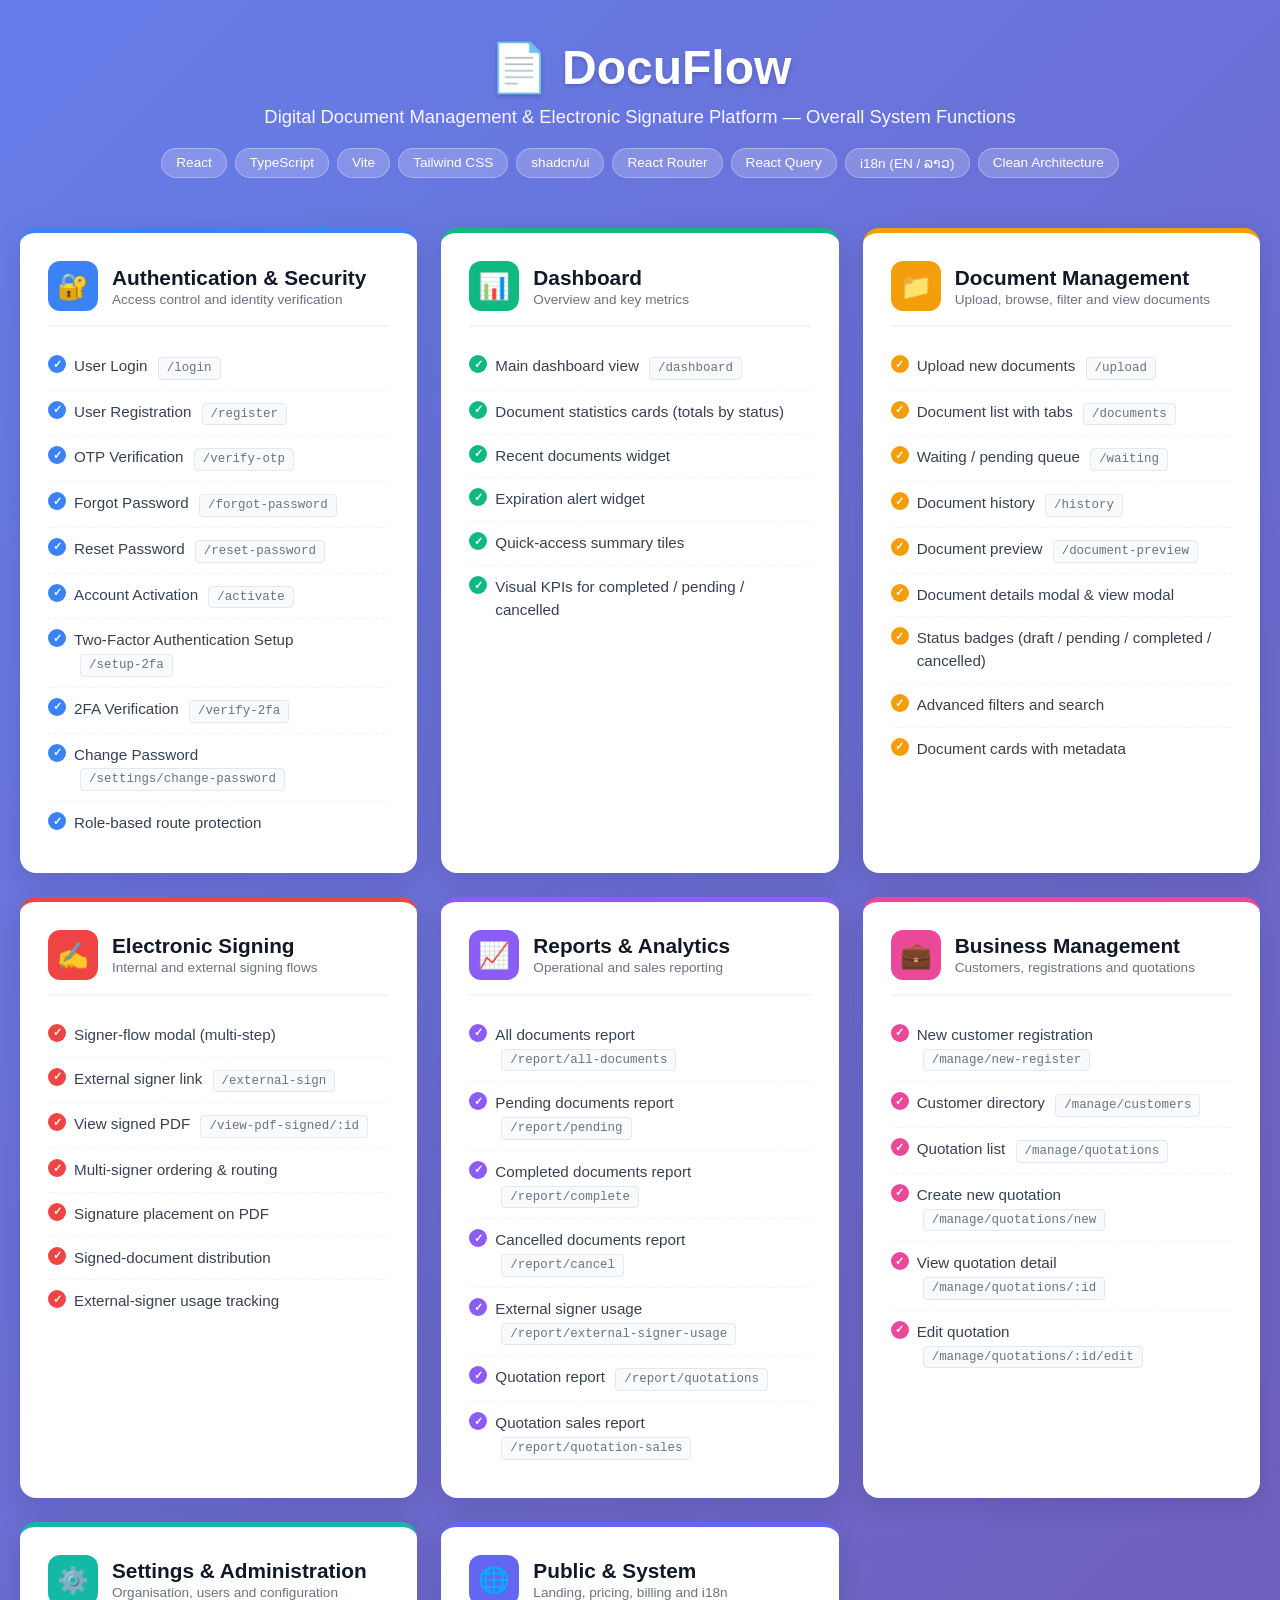
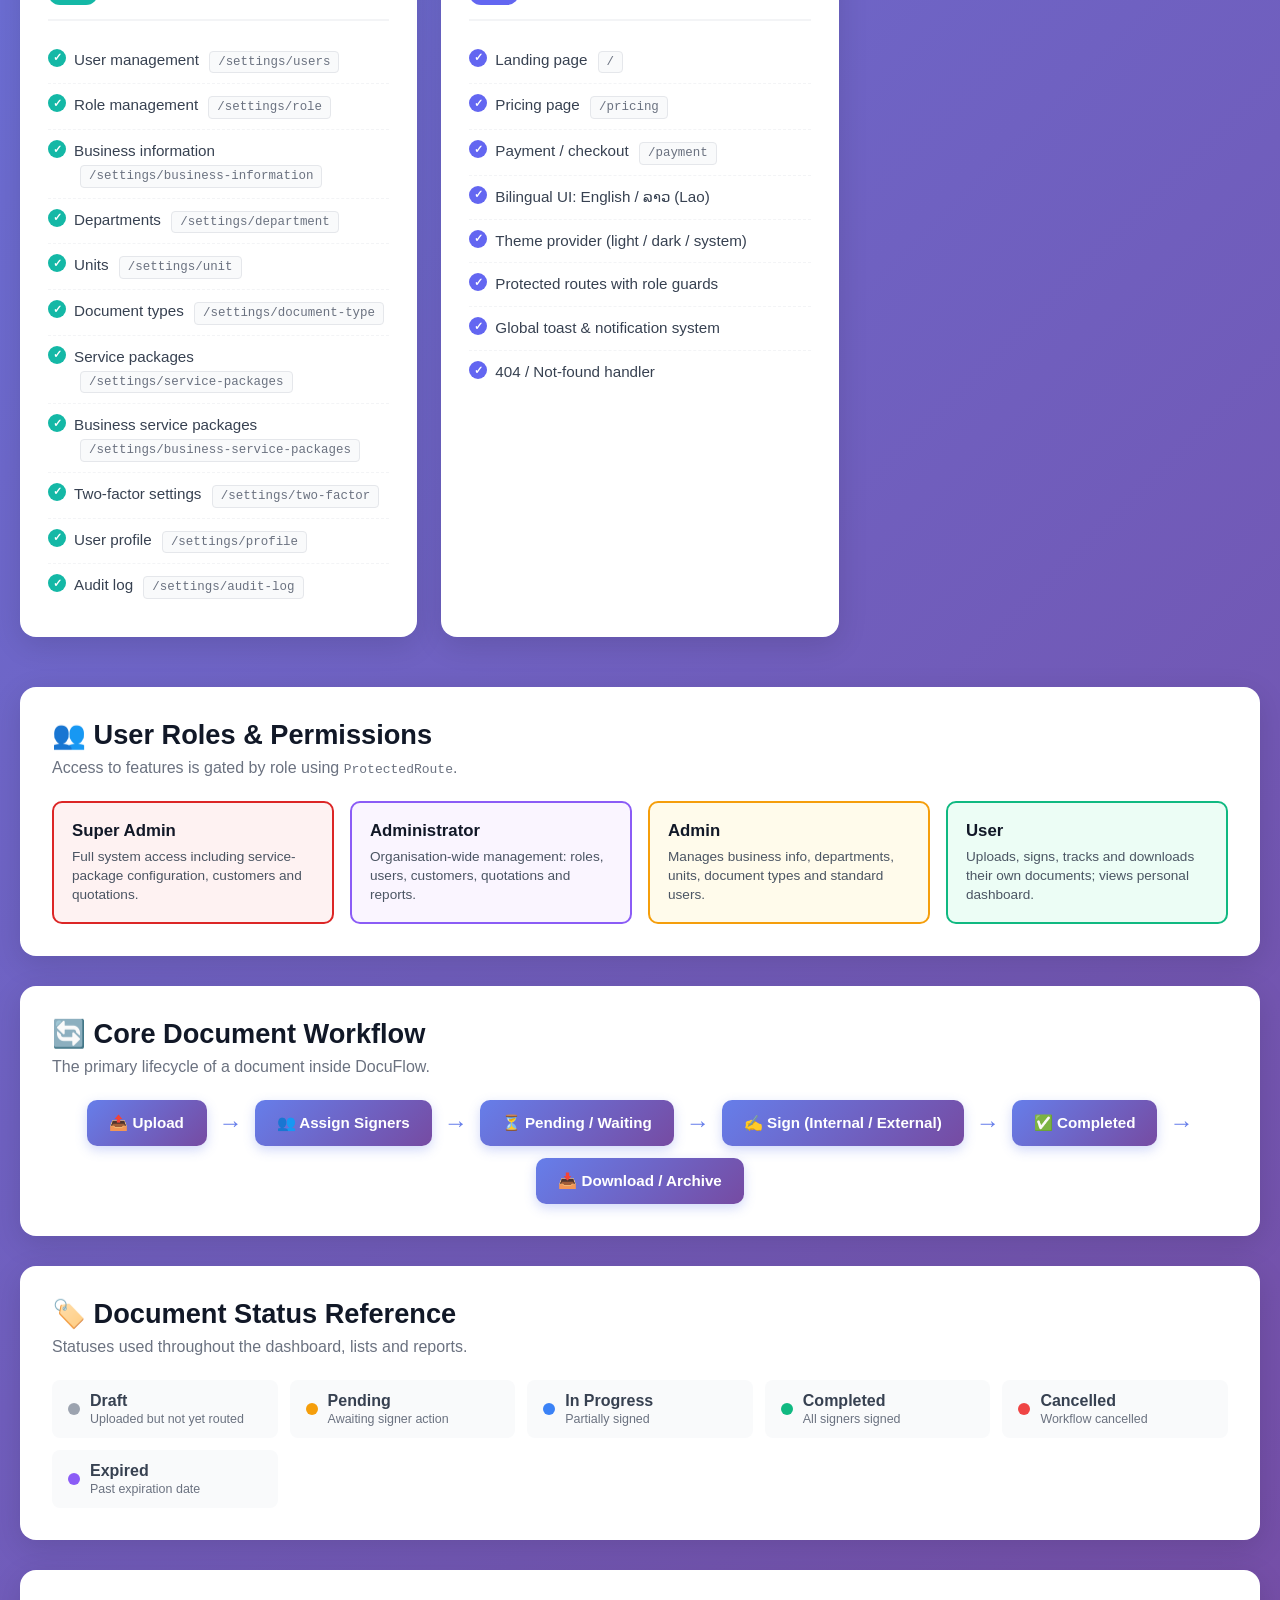
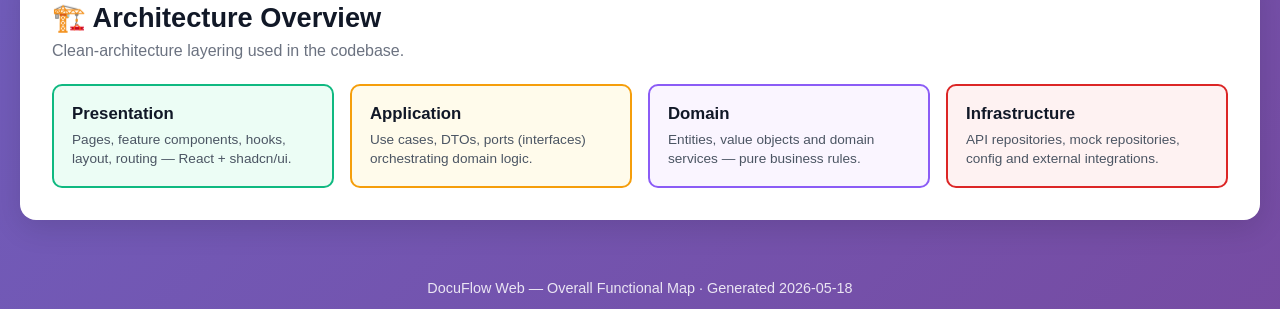
<file: dev_doc/docuflow-overall-functions.html>
<!DOCTYPE html>
<html lang="en">
<head>
  <meta charset="UTF-8">
  <meta name="viewport" content="width=device-width, initial-scale=1.0">
  <title>DocuFlow - Overall System Functions</title>
  <style>
    * {
      margin: 0;
      padding: 0;
      box-sizing: border-box;
    }

    body {
      font-family: -apple-system, BlinkMacSystemFont, 'Segoe UI', Roboto, Oxygen, Ubuntu, sans-serif;
      background: linear-gradient(135deg, #667eea 0%, #764ba2 100%);
      min-height: 100vh;
      padding: 40px 20px;
      color: #1f2937;
    }

    .container {
      max-width: 1400px;
      margin: 0 auto;
    }

    header {
      text-align: center;
      color: white;
      margin-bottom: 50px;
    }

    header h1 {
      font-size: 3rem;
      margin-bottom: 10px;
      text-shadow: 0 2px 4px rgba(0,0,0,0.2);
    }

    header p {
      font-size: 1.15rem;
      opacity: 0.95;
      max-width: 800px;
      margin: 0 auto;
    }

    .tech-stack {
      display: flex;
      flex-wrap: wrap;
      gap: 8px;
      justify-content: center;
      margin-top: 20px;
    }

    .tech-stack span {
      background: rgba(255,255,255,0.2);
      padding: 6px 14px;
      border-radius: 20px;
      font-size: 0.85rem;
      border: 1px solid rgba(255,255,255,0.3);
      color: white;
    }

    .modules-grid {
      display: grid;
      grid-template-columns: repeat(auto-fit, minmax(380px, 1fr));
      gap: 24px;
      margin-bottom: 50px;
    }

    .module {
      background: white;
      border-radius: 16px;
      padding: 28px;
      box-shadow: 0 8px 30px rgba(0,0,0,0.12);
      transition: transform 0.3s ease, box-shadow 0.3s ease;
      border-top: 5px solid;
    }

    .module:hover {
      transform: translateY(-6px);
      box-shadow: 0 15px 40px rgba(0,0,0,0.18);
    }

    .module.auth { border-top-color: #3b82f6; }
    .module.dashboard { border-top-color: #10b981; }
    .module.document { border-top-color: #f59e0b; }
    .module.sign { border-top-color: #ef4444; }
    .module.report { border-top-color: #8b5cf6; }
    .module.manage { border-top-color: #ec4899; }
    .module.settings { border-top-color: #14b8a6; }
    .module.system { border-top-color: #6366f1; }

    .module-header {
      display: flex;
      align-items: center;
      gap: 14px;
      margin-bottom: 18px;
      padding-bottom: 14px;
      border-bottom: 2px solid #f3f4f6;
    }

    .module-icon {
      width: 50px;
      height: 50px;
      border-radius: 12px;
      display: flex;
      align-items: center;
      justify-content: center;
      font-size: 1.6rem;
      color: white;
      flex-shrink: 0;
    }

    .module.auth .module-icon { background: #3b82f6; }
    .module.dashboard .module-icon { background: #10b981; }
    .module.document .module-icon { background: #f59e0b; }
    .module.sign .module-icon { background: #ef4444; }
    .module.report .module-icon { background: #8b5cf6; }
    .module.manage .module-icon { background: #ec4899; }
    .module.settings .module-icon { background: #14b8a6; }
    .module.system .module-icon { background: #6366f1; }

    .module-title {
      font-size: 1.3rem;
      font-weight: 700;
      color: #111827;
    }

    .module-subtitle {
      font-size: 0.85rem;
      color: #6b7280;
      margin-top: 2px;
    }

    .feature-list {
      list-style: none;
      padding: 0;
    }

    .feature-list li {
      padding: 10px 0;
      padding-left: 26px;
      position: relative;
      color: #374151;
      font-size: 0.95rem;
      line-height: 1.5;
      border-bottom: 1px dashed #f3f4f6;
    }

    .feature-list li:last-child {
      border-bottom: none;
    }

    .feature-list li::before {
      content: "✓";
      position: absolute;
      left: 0;
      top: 10px;
      font-weight: 700;
      width: 18px;
      height: 18px;
      border-radius: 50%;
      display: flex;
      align-items: center;
      justify-content: center;
      font-size: 0.7rem;
      color: white;
    }

    .module.auth .feature-list li::before { background: #3b82f6; }
    .module.dashboard .feature-list li::before { background: #10b981; }
    .module.document .feature-list li::before { background: #f59e0b; }
    .module.sign .feature-list li::before { background: #ef4444; }
    .module.report .feature-list li::before { background: #8b5cf6; }
    .module.manage .feature-list li::before { background: #ec4899; }
    .module.settings .feature-list li::before { background: #14b8a6; }
    .module.system .feature-list li::before { background: #6366f1; }

    .feature-list .route {
      display: inline-block;
      background: #f9fafb;
      color: #6b7280;
      padding: 1px 8px;
      border-radius: 4px;
      font-family: 'SF Mono', Monaco, Consolas, monospace;
      font-size: 0.78rem;
      margin-left: 6px;
      border: 1px solid #e5e7eb;
    }

    /* Roles section */
    .section {
      background: white;
      border-radius: 16px;
      padding: 32px;
      box-shadow: 0 8px 30px rgba(0,0,0,0.12);
      margin-bottom: 30px;
    }

    .section h2 {
      font-size: 1.7rem;
      color: #111827;
      margin-bottom: 8px;
    }

    .section .section-desc {
      color: #6b7280;
      margin-bottom: 24px;
    }

    .roles-grid {
      display: grid;
      grid-template-columns: repeat(auto-fit, minmax(220px, 1fr));
      gap: 16px;
    }

    .role-card {
      padding: 18px;
      border-radius: 10px;
      border: 2px solid;
      background: #fafafa;
    }

    .role-card.super { border-color: #dc2626; background: #fef2f2; }
    .role-card.admin { border-color: #f59e0b; background: #fffbeb; }
    .role-card.administrator { border-color: #8b5cf6; background: #faf5ff; }
    .role-card.user { border-color: #10b981; background: #ecfdf5; }

    .role-card h3 {
      font-size: 1.05rem;
      margin-bottom: 6px;
      color: #111827;
    }

    .role-card p {
      font-size: 0.85rem;
      color: #4b5563;
      line-height: 1.4;
    }

    /* Workflow */
    .workflow {
      display: flex;
      flex-wrap: wrap;
      align-items: center;
      gap: 12px;
      justify-content: center;
    }

    .step {
      padding: 14px 22px;
      background: linear-gradient(135deg, #667eea 0%, #764ba2 100%);
      color: white;
      border-radius: 10px;
      font-weight: 600;
      font-size: 0.95rem;
      box-shadow: 0 4px 12px rgba(102, 126, 234, 0.3);
      min-width: 120px;
      text-align: center;
    }

    .arrow {
      color: #667eea;
      font-size: 1.5rem;
      font-weight: 700;
    }

    /* Status legend */
    .status-grid {
      display: grid;
      grid-template-columns: repeat(auto-fit, minmax(200px, 1fr));
      gap: 12px;
    }

    .status-item {
      display: flex;
      align-items: center;
      gap: 10px;
      padding: 12px 16px;
      border-radius: 8px;
      background: #f9fafb;
    }

    .status-dot {
      width: 12px;
      height: 12px;
      border-radius: 50%;
      flex-shrink: 0;
    }

    .status-item .label {
      font-weight: 600;
      color: #374151;
    }

    .status-item .desc {
      display: block;
      font-size: 0.78rem;
      color: #6b7280;
      margin-top: 2px;
    }

    footer {
      text-align: center;
      color: rgba(255,255,255,0.85);
      margin-top: 40px;
      padding-top: 20px;
      font-size: 0.9rem;
    }

    @media (max-width: 600px) {
      header h1 { font-size: 2rem; }
      .module { padding: 20px; }
      .section { padding: 20px; }
    }
  </style>
</head>
<body>
  <div class="container">
    <header>
      <h1>📄 DocuFlow</h1>
      <p>Digital Document Management & Electronic Signature Platform — Overall System Functions</p>
      <div class="tech-stack">
        <span>React</span>
        <span>TypeScript</span>
        <span>Vite</span>
        <span>Tailwind CSS</span>
        <span>shadcn/ui</span>
        <span>React Router</span>
        <span>React Query</span>
        <span>i18n (EN / ລາວ)</span>
        <span>Clean Architecture</span>
      </div>
    </header>

    <div class="modules-grid">

      <!-- Authentication Module -->
      <div class="module auth">
        <div class="module-header">
          <div class="module-icon">🔐</div>
          <div>
            <div class="module-title">Authentication & Security</div>
            <div class="module-subtitle">Access control and identity verification</div>
          </div>
        </div>
        <ul class="feature-list">
          <li>User Login <span class="route">/login</span></li>
          <li>User Registration <span class="route">/register</span></li>
          <li>OTP Verification <span class="route">/verify-otp</span></li>
          <li>Forgot Password <span class="route">/forgot-password</span></li>
          <li>Reset Password <span class="route">/reset-password</span></li>
          <li>Account Activation <span class="route">/activate</span></li>
          <li>Two-Factor Authentication Setup <span class="route">/setup-2fa</span></li>
          <li>2FA Verification <span class="route">/verify-2fa</span></li>
          <li>Change Password <span class="route">/settings/change-password</span></li>
          <li>Role-based route protection</li>
        </ul>
      </div>

      <!-- Dashboard Module -->
      <div class="module dashboard">
        <div class="module-header">
          <div class="module-icon">📊</div>
          <div>
            <div class="module-title">Dashboard</div>
            <div class="module-subtitle">Overview and key metrics</div>
          </div>
        </div>
        <ul class="feature-list">
          <li>Main dashboard view <span class="route">/dashboard</span></li>
          <li>Document statistics cards (totals by status)</li>
          <li>Recent documents widget</li>
          <li>Expiration alert widget</li>
          <li>Quick-access summary tiles</li>
          <li>Visual KPIs for completed / pending / cancelled</li>
        </ul>
      </div>

      <!-- Document Management -->
      <div class="module document">
        <div class="module-header">
          <div class="module-icon">📁</div>
          <div>
            <div class="module-title">Document Management</div>
            <div class="module-subtitle">Upload, browse, filter and view documents</div>
          </div>
        </div>
        <ul class="feature-list">
          <li>Upload new documents <span class="route">/upload</span></li>
          <li>Document list with tabs <span class="route">/documents</span></li>
          <li>Waiting / pending queue <span class="route">/waiting</span></li>
          <li>Document history <span class="route">/history</span></li>
          <li>Document preview <span class="route">/document-preview</span></li>
          <li>Document details modal & view modal</li>
          <li>Status badges (draft / pending / completed / cancelled)</li>
          <li>Advanced filters and search</li>
          <li>Document cards with metadata</li>
        </ul>
      </div>

      <!-- Signing Module -->
      <div class="module sign">
        <div class="module-header">
          <div class="module-icon">✍️</div>
          <div>
            <div class="module-title">Electronic Signing</div>
            <div class="module-subtitle">Internal and external signing flows</div>
          </div>
        </div>
        <ul class="feature-list">
          <li>Signer-flow modal (multi-step)</li>
          <li>External signer link <span class="route">/external-sign</span></li>
          <li>View signed PDF <span class="route">/view-pdf-signed/:id</span></li>
          <li>Multi-signer ordering & routing</li>
          <li>Signature placement on PDF</li>
          <li>Signed-document distribution</li>
          <li>External-signer usage tracking</li>
        </ul>
      </div>

      <!-- Reports Module -->
      <div class="module report">
        <div class="module-header">
          <div class="module-icon">📈</div>
          <div>
            <div class="module-title">Reports & Analytics</div>
            <div class="module-subtitle">Operational and sales reporting</div>
          </div>
        </div>
        <ul class="feature-list">
          <li>All documents report <span class="route">/report/all-documents</span></li>
          <li>Pending documents report <span class="route">/report/pending</span></li>
          <li>Completed documents report <span class="route">/report/complete</span></li>
          <li>Cancelled documents report <span class="route">/report/cancel</span></li>
          <li>External signer usage <span class="route">/report/external-signer-usage</span></li>
          <li>Quotation report <span class="route">/report/quotations</span></li>
          <li>Quotation sales report <span class="route">/report/quotation-sales</span></li>
        </ul>
      </div>

      <!-- Management Module -->
      <div class="module manage">
        <div class="module-header">
          <div class="module-icon">💼</div>
          <div>
            <div class="module-title">Business Management</div>
            <div class="module-subtitle">Customers, registrations and quotations</div>
          </div>
        </div>
        <ul class="feature-list">
          <li>New customer registration <span class="route">/manage/new-register</span></li>
          <li>Customer directory <span class="route">/manage/customers</span></li>
          <li>Quotation list <span class="route">/manage/quotations</span></li>
          <li>Create new quotation <span class="route">/manage/quotations/new</span></li>
          <li>View quotation detail <span class="route">/manage/quotations/:id</span></li>
          <li>Edit quotation <span class="route">/manage/quotations/:id/edit</span></li>
        </ul>
      </div>

      <!-- Settings Module -->
      <div class="module settings">
        <div class="module-header">
          <div class="module-icon">⚙️</div>
          <div>
            <div class="module-title">Settings & Administration</div>
            <div class="module-subtitle">Organisation, users and configuration</div>
          </div>
        </div>
        <ul class="feature-list">
          <li>User management <span class="route">/settings/users</span></li>
          <li>Role management <span class="route">/settings/role</span></li>
          <li>Business information <span class="route">/settings/business-information</span></li>
          <li>Departments <span class="route">/settings/department</span></li>
          <li>Units <span class="route">/settings/unit</span></li>
          <li>Document types <span class="route">/settings/document-type</span></li>
          <li>Service packages <span class="route">/settings/service-packages</span></li>
          <li>Business service packages <span class="route">/settings/business-service-packages</span></li>
          <li>Two-factor settings <span class="route">/settings/two-factor</span></li>
          <li>User profile <span class="route">/settings/profile</span></li>
          <li>Audit log <span class="route">/settings/audit-log</span></li>
        </ul>
      </div>

      <!-- System / Public -->
      <div class="module system">
        <div class="module-header">
          <div class="module-icon">🌐</div>
          <div>
            <div class="module-title">Public & System</div>
            <div class="module-subtitle">Landing, pricing, billing and i18n</div>
          </div>
        </div>
        <ul class="feature-list">
          <li>Landing page <span class="route">/</span></li>
          <li>Pricing page <span class="route">/pricing</span></li>
          <li>Payment / checkout <span class="route">/payment</span></li>
          <li>Bilingual UI: English / ລາວ (Lao)</li>
          <li>Theme provider (light / dark / system)</li>
          <li>Protected routes with role guards</li>
          <li>Global toast & notification system</li>
          <li>404 / Not-found handler</li>
        </ul>
      </div>

    </div>

    <!-- Roles -->
    <div class="section">
      <h2>👥 User Roles & Permissions</h2>
      <p class="section-desc">Access to features is gated by role using <code>ProtectedRoute</code>.</p>
      <div class="roles-grid">
        <div class="role-card super">
          <h3>Super Admin</h3>
          <p>Full system access including service-package configuration, customers and quotations.</p>
        </div>
        <div class="role-card administrator">
          <h3>Administrator</h3>
          <p>Organisation-wide management: roles, users, customers, quotations and reports.</p>
        </div>
        <div class="role-card admin">
          <h3>Admin</h3>
          <p>Manages business info, departments, units, document types and standard users.</p>
        </div>
        <div class="role-card user">
          <h3>User</h3>
          <p>Uploads, signs, tracks and downloads their own documents; views personal dashboard.</p>
        </div>
      </div>
    </div>

    <!-- Workflow -->
    <div class="section">
      <h2>🔄 Core Document Workflow</h2>
      <p class="section-desc">The primary lifecycle of a document inside DocuFlow.</p>
      <div class="workflow">
        <div class="step">📤 Upload</div>
        <div class="arrow">→</div>
        <div class="step">👥 Assign Signers</div>
        <div class="arrow">→</div>
        <div class="step">⏳ Pending / Waiting</div>
        <div class="arrow">→</div>
        <div class="step">✍️ Sign (Internal / External)</div>
        <div class="arrow">→</div>
        <div class="step">✅ Completed</div>
        <div class="arrow">→</div>
        <div class="step">📥 Download / Archive</div>
      </div>
    </div>

    <!-- Document Statuses -->
    <div class="section">
      <h2>🏷️ Document Status Reference</h2>
      <p class="section-desc">Statuses used throughout the dashboard, lists and reports.</p>
      <div class="status-grid">
        <div class="status-item">
          <div class="status-dot" style="background:#9ca3af;"></div>
          <div>
            <span class="label">Draft</span>
            <span class="desc">Uploaded but not yet routed</span>
          </div>
        </div>
        <div class="status-item">
          <div class="status-dot" style="background:#f59e0b;"></div>
          <div>
            <span class="label">Pending</span>
            <span class="desc">Awaiting signer action</span>
          </div>
        </div>
        <div class="status-item">
          <div class="status-dot" style="background:#3b82f6;"></div>
          <div>
            <span class="label">In Progress</span>
            <span class="desc">Partially signed</span>
          </div>
        </div>
        <div class="status-item">
          <div class="status-dot" style="background:#10b981;"></div>
          <div>
            <span class="label">Completed</span>
            <span class="desc">All signers signed</span>
          </div>
        </div>
        <div class="status-item">
          <div class="status-dot" style="background:#ef4444;"></div>
          <div>
            <span class="label">Cancelled</span>
            <span class="desc">Workflow cancelled</span>
          </div>
        </div>
        <div class="status-item">
          <div class="status-dot" style="background:#8b5cf6;"></div>
          <div>
            <span class="label">Expired</span>
            <span class="desc">Past expiration date</span>
          </div>
        </div>
      </div>
    </div>

    <!-- Architecture -->
    <div class="section">
      <h2>🏗️ Architecture Overview</h2>
      <p class="section-desc">Clean-architecture layering used in the codebase.</p>
      <div class="roles-grid">
        <div class="role-card user">
          <h3>Presentation</h3>
          <p>Pages, feature components, hooks, layout, routing — React + shadcn/ui.</p>
        </div>
        <div class="role-card admin">
          <h3>Application</h3>
          <p>Use cases, DTOs, ports (interfaces) orchestrating domain logic.</p>
        </div>
        <div class="role-card administrator">
          <h3>Domain</h3>
          <p>Entities, value objects and domain services — pure business rules.</p>
        </div>
        <div class="role-card super">
          <h3>Infrastructure</h3>
          <p>API repositories, mock repositories, config and external integrations.</p>
        </div>
      </div>
    </div>

    <footer>
      <p>DocuFlow Web — Overall Functional Map · Generated 2026-05-18</p>
    </footer>
  </div>
</body>
</html>
</file>
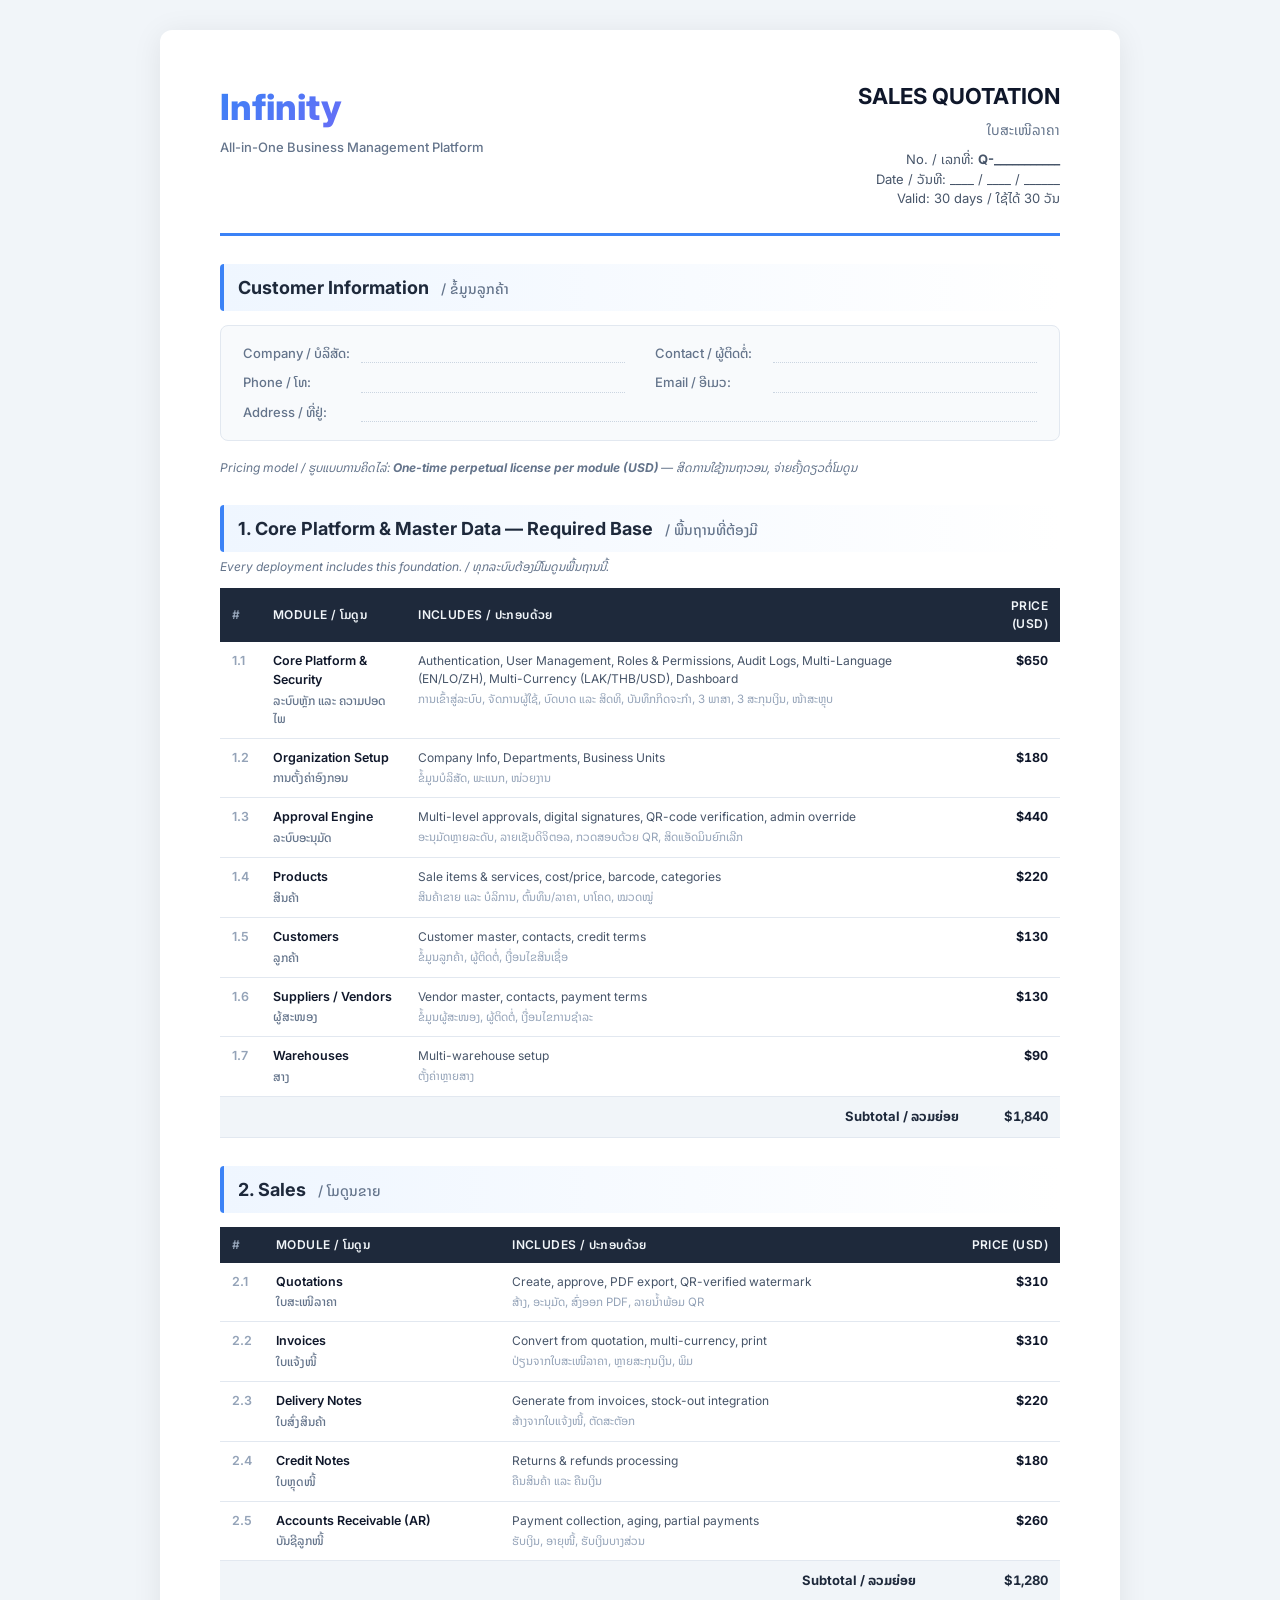
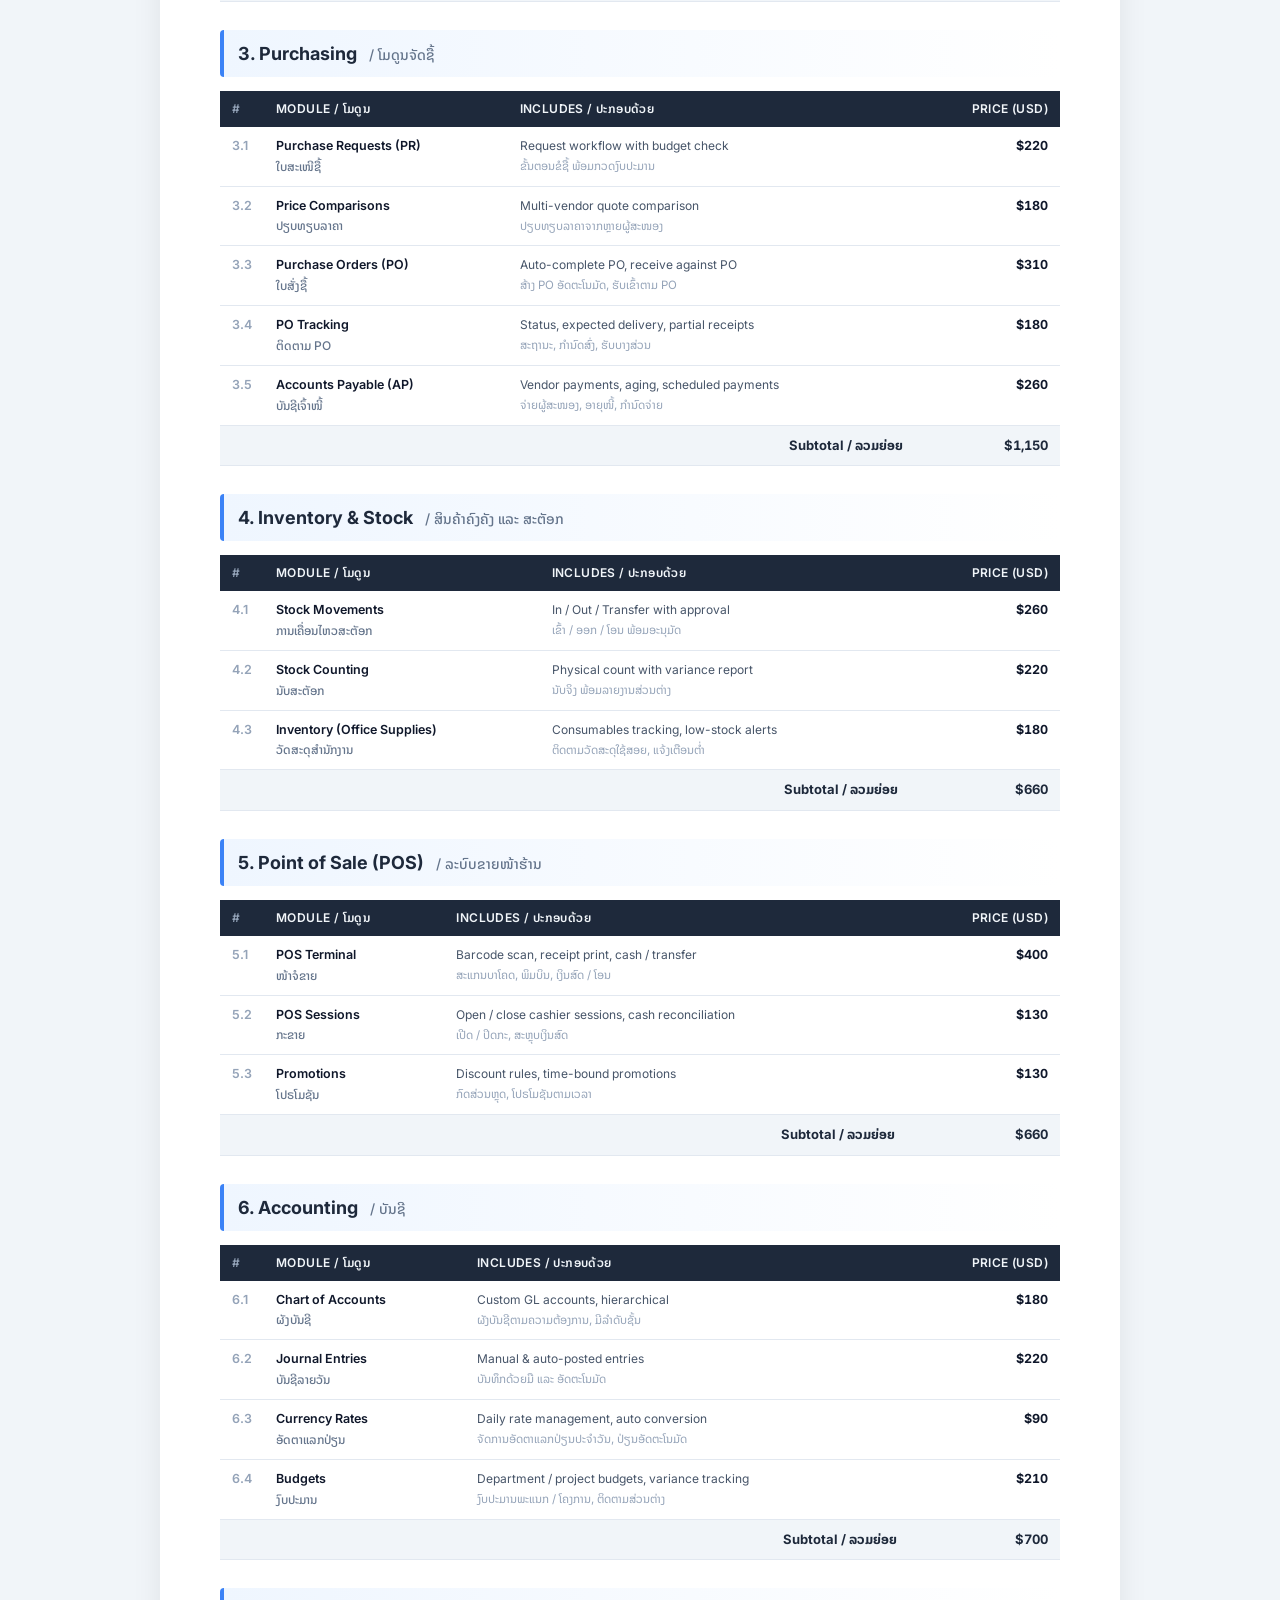
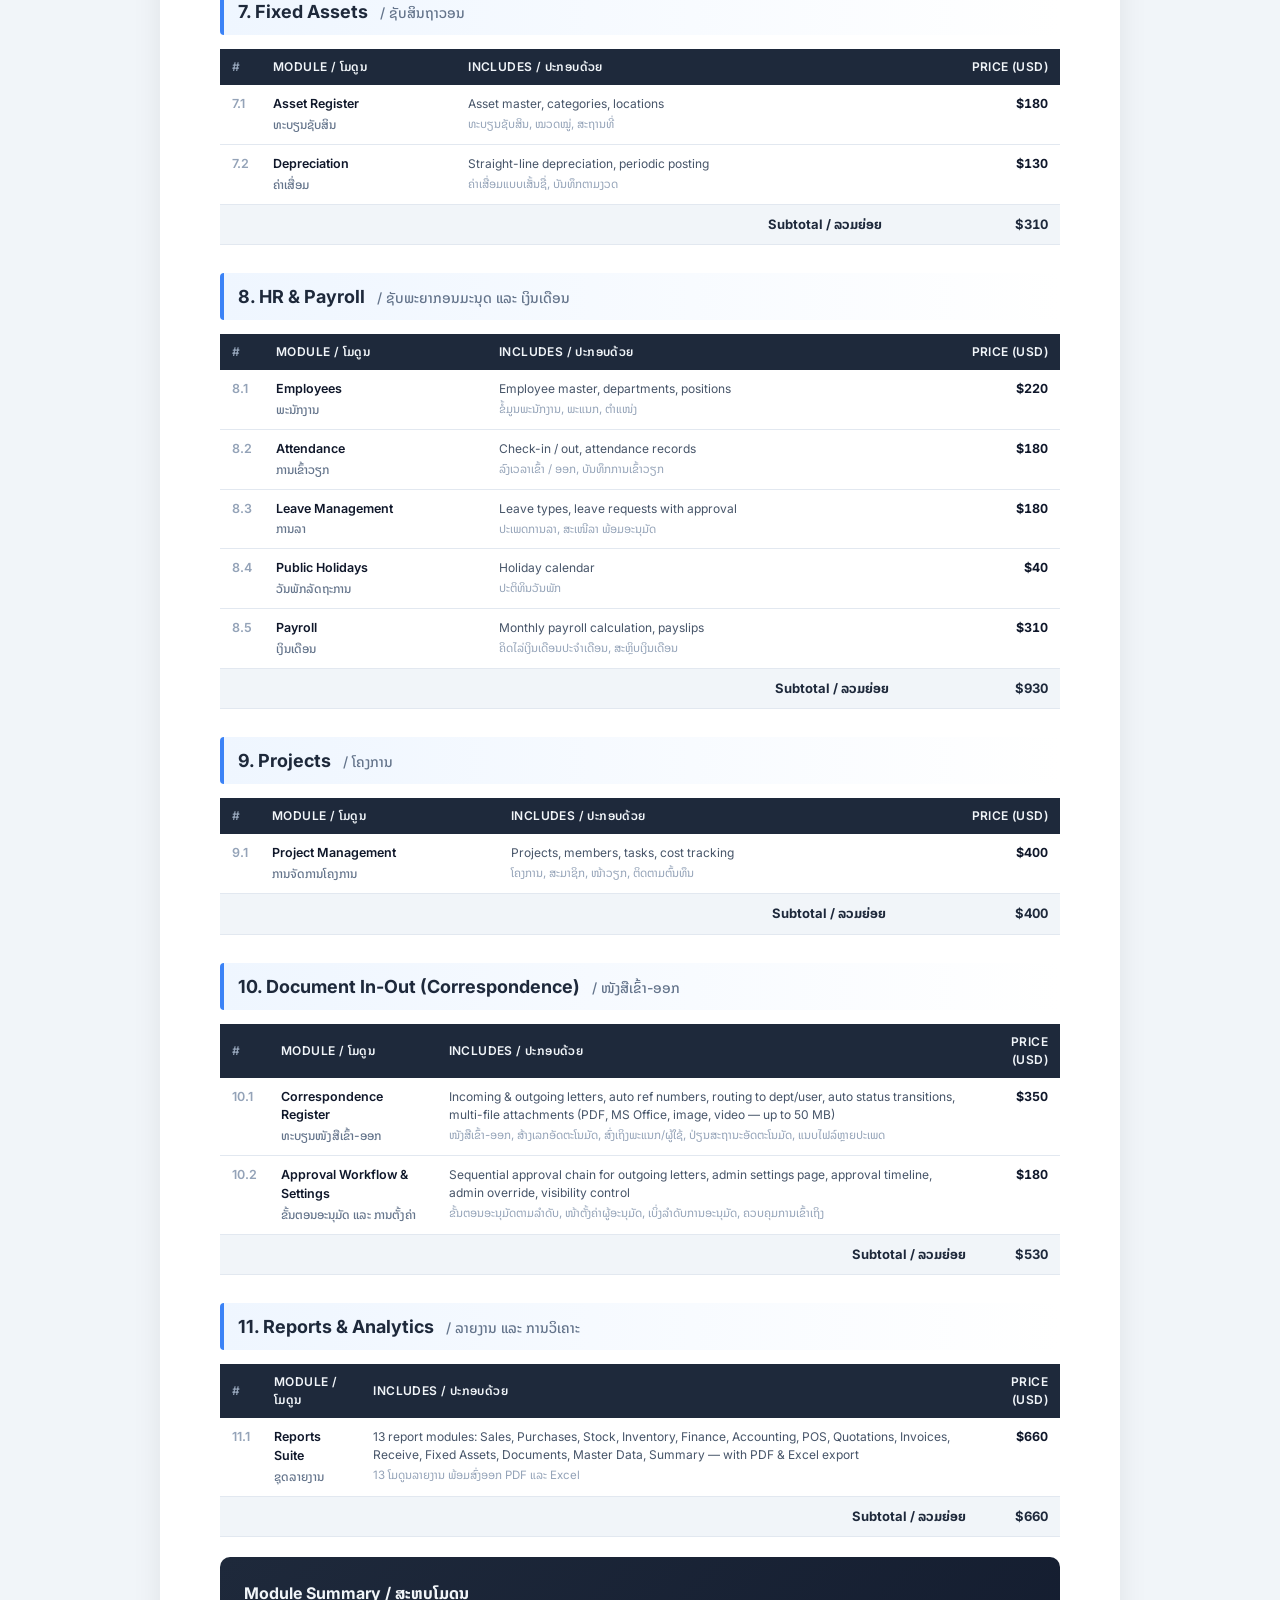
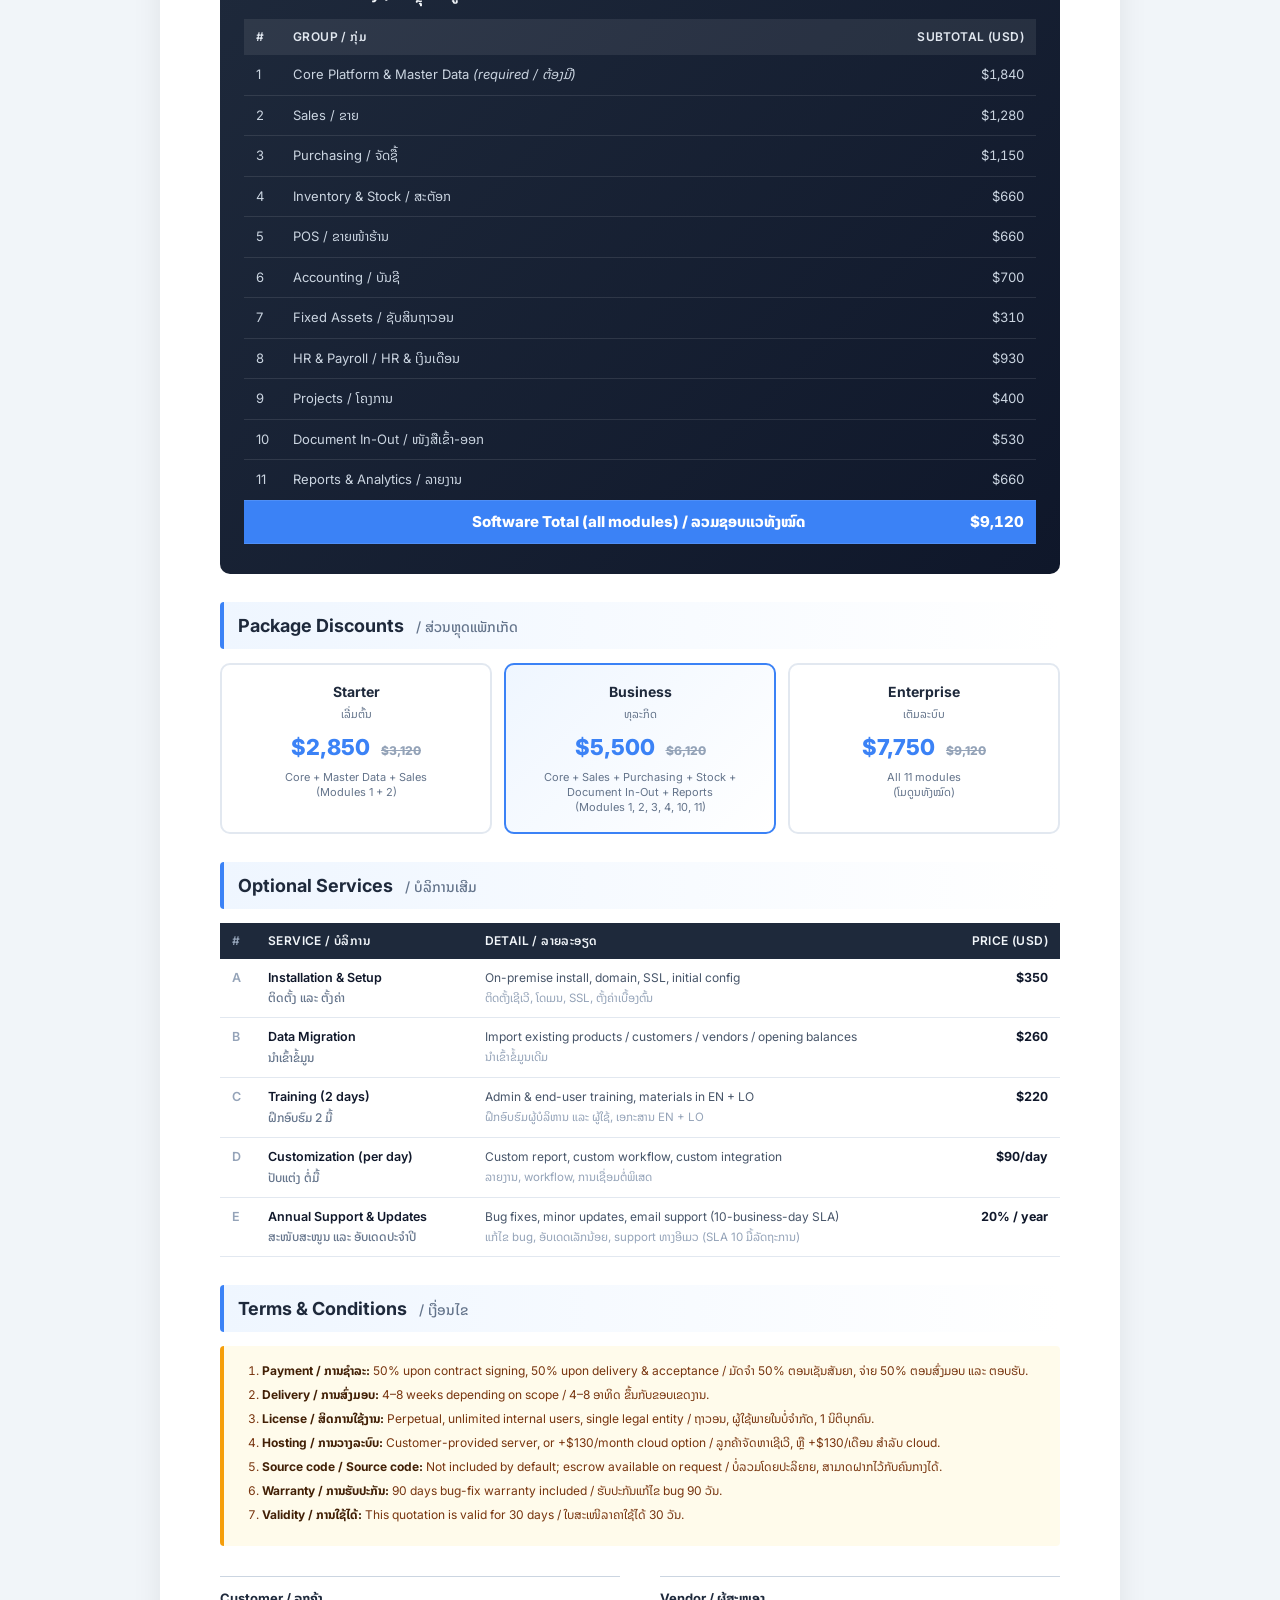
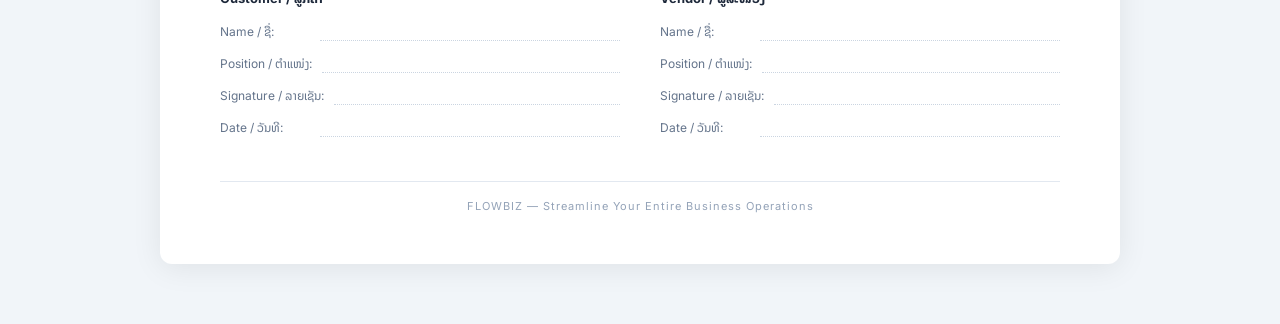
<file: dev_doc/quotation.html>
<!DOCTYPE html>
<html lang="en">
<head>
<meta charset="UTF-8">
<meta name="viewport" content="width=device-width, initial-scale=1.0">
<title>Inifity — Sales Quotation / ໃບສະເໜີລາຄາ</title>
<style>
  @import url('https://fonts.googleapis.com/css2?family=Inter:wght@400;500;600;700;800&family=Noto+Sans+Lao:wght@400;500;600;700&display=swap');

  * { margin: 0; padding: 0; box-sizing: border-box; }
  body {
    font-family: 'Inter', 'Noto Sans Lao', -apple-system, sans-serif;
    background: #f1f5f9;
    color: #0f172a;
    line-height: 1.5;
    padding: 30px 20px;
  }
  .page {
    max-width: 960px;
    margin: 0 auto 30px;
    background: #fff;
    border-radius: 12px;
    box-shadow: 0 4px 30px rgba(0,0,0,0.08);
    padding: 50px 60px;
  }

  /* Header */
  .header {
    display: flex;
    justify-content: space-between;
    align-items: flex-start;
    border-bottom: 3px solid #3b82f6;
    padding-bottom: 24px;
    margin-bottom: 28px;
  }
  .brand h1 {
    font-size: 36px;
    font-weight: 800;
    background: linear-gradient(135deg, #3b82f6, #8b5cf6);
    -webkit-background-clip: text;
    -webkit-text-fill-color: transparent;
    background-clip: text;
    margin-bottom: 4px;
  }
  .brand .tagline { font-size: 13px; color: #64748b; font-weight: 500; }
  .doc-meta { text-align: right; font-size: 13px; color: #475569; }
  .doc-meta .title { font-size: 22px; font-weight: 700; color: #0f172a; margin-bottom: 6px; }
  .doc-meta .lao { font-size: 14px; color: #64748b; }

  /* Sections */
  h2.section-title {
    font-size: 18px;
    font-weight: 700;
    color: #1e293b;
    background: linear-gradient(90deg, #eff6ff, transparent);
    padding: 10px 14px;
    border-left: 4px solid #3b82f6;
    border-radius: 4px;
    margin: 28px 0 14px;
  }
  h2.section-title .lao { font-size: 14px; color: #64748b; font-weight: 500; margin-left: 8px; }
  .note {
    font-size: 12px;
    color: #64748b;
    font-style: italic;
    margin: -8px 0 12px;
  }

  /* Customer box */
  .customer-grid {
    display: grid;
    grid-template-columns: 1fr 1fr;
    gap: 10px 30px;
    background: #f8fafc;
    border: 1px solid #e2e8f0;
    border-radius: 8px;
    padding: 18px 22px;
    font-size: 13px;
  }
  .customer-grid .row { display: flex; gap: 8px; }
  .customer-grid .label { color: #64748b; font-weight: 500; min-width: 110px; }
  .customer-grid .field { color: #0f172a; border-bottom: 1px dotted #cbd5e1; flex: 1; min-height: 18px; }

  /* Tables */
  table {
    width: 100%;
    border-collapse: collapse;
    font-size: 12.5px;
    margin-bottom: 6px;
  }
  thead th {
    background: #1e293b;
    color: #f1f5f9;
    text-align: left;
    padding: 9px 12px;
    font-weight: 600;
    font-size: 12px;
    text-transform: uppercase;
    letter-spacing: 0.4px;
  }
  thead th:last-child { text-align: right; }
  tbody td {
    padding: 10px 12px;
    border-bottom: 1px solid #e2e8f0;
    vertical-align: top;
  }
  tbody td:last-child { text-align: right; white-space: nowrap; font-variant-numeric: tabular-nums; }
  tbody tr:hover { background: #f8fafc; }
  .num { width: 36px; color: #94a3b8; font-weight: 600; }
  .price { font-weight: 700; color: #0f172a; }
  .module-name { font-weight: 600; color: #0f172a; }
  .module-name .lao { display: block; font-weight: 500; color: #64748b; font-size: 12px; margin-top: 2px; }
  .includes { color: #475569; font-size: 12px; }
  .includes .lao { display: block; color: #94a3b8; font-size: 11.5px; margin-top: 3px; }

  tfoot td, tr.subtotal td {
    background: #f1f5f9;
    font-weight: 700;
    color: #1e293b;
    font-size: 13px;
  }

  /* Summary */
  .summary {
    background: linear-gradient(135deg, #1e293b, #0f172a);
    color: #f1f5f9;
    border-radius: 10px;
    padding: 24px;
    margin: 20px 0;
  }
  .summary h3 { font-size: 16px; margin-bottom: 14px; color: #f1f5f9; }
  .summary table { font-size: 13px; }
  .summary thead th { background: rgba(255,255,255,0.08); color: #e2e8f0; }
  .summary tbody td { color: #cbd5e1; border-color: rgba(255,255,255,0.1); }
  .summary tbody tr:hover { background: rgba(255,255,255,0.05); }
  .summary .total-row td {
    background: #3b82f6;
    color: #fff;
    font-size: 15px;
    font-weight: 800;
  }

  /* Packages */
  .packages {
    display: grid;
    grid-template-columns: 1fr 1fr 1fr;
    gap: 12px;
    margin: 12px 0 20px;
  }
  .pkg {
    border: 2px solid #e2e8f0;
    border-radius: 10px;
    padding: 16px;
    text-align: center;
    background: #fff;
  }
  .pkg.featured { border-color: #3b82f6; background: linear-gradient(135deg, #eff6ff, #fff); }
  .pkg .name { font-size: 14px; font-weight: 700; color: #1e293b; margin-bottom: 4px; }
  .pkg .lao { font-size: 11px; color: #64748b; margin-bottom: 8px; }
  .pkg .price { font-size: 22px; font-weight: 800; color: #3b82f6; }
  .pkg .strike { font-size: 12px; color: #94a3b8; text-decoration: line-through; margin-left: 6px; }
  .pkg .desc { font-size: 11px; color: #64748b; margin-top: 6px; line-height: 1.4; }

  /* Terms */
  .terms {
    background: #fffbeb;
    border-left: 4px solid #f59e0b;
    border-radius: 4px;
    padding: 16px 20px;
    font-size: 12px;
    color: #78350f;
  }
  .terms ol { margin-left: 18px; }
  .terms li { margin-bottom: 6px; line-height: 1.5; }
  .terms li strong { color: #422006; }

  /* Signature */
  .signatures {
    display: grid;
    grid-template-columns: 1fr 1fr;
    gap: 40px;
    margin-top: 30px;
  }
  .sig-box { border-top: 1px solid #cbd5e1; padding-top: 12px; }
  .sig-box h4 { font-size: 13px; color: #1e293b; margin-bottom: 14px; }
  .sig-line { font-size: 12px; color: #475569; margin-bottom: 14px; display: flex; gap: 10px; }
  .sig-line .label { min-width: 90px; color: #64748b; }
  .sig-line .field { flex: 1; border-bottom: 1px dotted #cbd5e1; min-height: 16px; }

  /* Footer */
  .footer {
    margin-top: 30px;
    padding-top: 16px;
    border-top: 1px solid #e2e8f0;
    text-align: center;
    font-size: 11px;
    color: #94a3b8;
    letter-spacing: 1px;
  }

  /* Print */
  @media print {
    body { background: #fff; padding: 0; }
    .page { box-shadow: none; max-width: 100%; margin: 0; padding: 24px 28px; border-radius: 0; }
    h2.section-title { page-break-after: avoid; }
    table { page-break-inside: avoid; }
    .summary { page-break-inside: avoid; }
    .pkg, .terms, .signatures { page-break-inside: avoid; }
  }
</style>
</head>
<body>

<div class="page">

  <!-- HEADER -->
  <div class="header">
    <div class="brand">
      <h1>Infinity</h1>
      <div class="tagline">All-in-One Business Management Platform</div>
    </div>
    <div class="doc-meta">
      <div class="title">SALES QUOTATION</div>
      <div class="lao">ໃບສະເໜີລາຄາ</div>
      <div style="margin-top:10px;">No. / ເລກທີ່: <strong>Q-___________</strong></div>
      <div>Date / ວັນທີ: ____ / ____ / ______</div>
      <div>Valid: 30 days / ໃຊ້ໄດ້ 30 ວັນ</div>
    </div>
  </div>

  <!-- CUSTOMER -->
  <h2 class="section-title">Customer Information <span class="lao">/ ຂໍ້ມູນລູກຄ້າ</span></h2>
  <div class="customer-grid">
    <div class="row"><span class="label">Company / ບໍລິສັດ:</span><span class="field"></span></div>
    <div class="row"><span class="label">Contact / ຜູ້ຕິດຕໍ່:</span><span class="field"></span></div>
    <div class="row"><span class="label">Phone / ໂທ:</span><span class="field"></span></div>
    <div class="row"><span class="label">Email / ອີເມວ:</span><span class="field"></span></div>
    <div class="row" style="grid-column:1/-1;"><span class="label">Address / ທີ່ຢູ່:</span><span class="field"></span></div>
  </div>

  <div class="note" style="margin-top:18px;">
    Pricing model / ຮູບແບບການຄິດໄລ່: <strong>One-time perpetual license per module (USD)</strong> — ສິດການໃຊ້ງານຖາວອນ, ຈ່າຍຄັ້ງດຽວຕໍ່ໂມດູນ
  </div>

  <!-- 1. CORE PLATFORM & MASTER DATA -->
  <h2 class="section-title">1. Core Platform & Master Data — Required Base <span class="lao">/ ພື້ນຖານທີ່ຕ້ອງມີ</span></h2>
  <div class="note">Every deployment includes this foundation. / ທຸກລະບົບຕ້ອງມີໂມດູນພື້ນຖານນີ້.</div>
  <table>
    <thead><tr><th class="num">#</th><th>Module / ໂມດູນ</th><th>Includes / ປະກອບດ້ວຍ</th><th>Price (USD)</th></tr></thead>
    <tbody>
      <tr><td class="num">1.1</td>
        <td class="module-name">Core Platform & Security<span class="lao">ລະບົບຫຼັກ ແລະ ຄວາມປອດໄພ</span></td>
        <td class="includes">Authentication, User Management, Roles & Permissions, Audit Logs, Multi-Language (EN/LO/ZH), Multi-Currency (LAK/THB/USD), Dashboard<span class="lao">ການເຂົ້າສູ່ລະບົບ, ຈັດການຜູ້ໃຊ້, ບົດບາດ ແລະ ສິດທິ, ບັນທຶກກິດຈະກໍາ, 3 ພາສາ, 3 ສະກຸນເງິນ, ໜ້າສະຫຼຸບ</span></td>
        <td class="price">$650</td></tr>
      <tr><td class="num">1.2</td>
        <td class="module-name">Organization Setup<span class="lao">ການຕັ້ງຄ່າອົງກອນ</span></td>
        <td class="includes">Company Info, Departments, Business Units<span class="lao">ຂໍ້ມູນບໍລິສັດ, ພະແນກ, ໜ່ວຍງານ</span></td>
        <td class="price">$180</td></tr>
      <tr><td class="num">1.3</td>
        <td class="module-name">Approval Engine<span class="lao">ລະບົບອະນຸມັດ</span></td>
        <td class="includes">Multi-level approvals, digital signatures, QR-code verification, admin override<span class="lao">ອະນຸມັດຫຼາຍລະດັບ, ລາຍເຊັນດິຈິຕອລ, ກວດສອບດ້ວຍ QR, ສິດແອັດມິນຍົກເລີກ</span></td>
        <td class="price">$440</td></tr>
      <tr><td class="num">1.4</td>
        <td class="module-name">Products<span class="lao">ສິນຄ້າ</span></td>
        <td class="includes">Sale items & services, cost/price, barcode, categories<span class="lao">ສິນຄ້າຂາຍ ແລະ ບໍລິການ, ຕົ້ນທຶນ/ລາຄາ, ບາໂຄດ, ໝວດໝູ່</span></td>
        <td class="price">$220</td></tr>
      <tr><td class="num">1.5</td>
        <td class="module-name">Customers<span class="lao">ລູກຄ້າ</span></td>
        <td class="includes">Customer master, contacts, credit terms<span class="lao">ຂໍ້ມູນລູກຄ້າ, ຜູ້ຕິດຕໍ່, ເງື່ອນໄຂສິນເຊື່ອ</span></td>
        <td class="price">$130</td></tr>
      <tr><td class="num">1.6</td>
        <td class="module-name">Suppliers / Vendors<span class="lao">ຜູ້ສະໜອງ</span></td>
        <td class="includes">Vendor master, contacts, payment terms<span class="lao">ຂໍ້ມູນຜູ້ສະໜອງ, ຜູ້ຕິດຕໍ່, ເງື່ອນໄຂການຊໍາລະ</span></td>
        <td class="price">$130</td></tr>
      <tr><td class="num">1.7</td>
        <td class="module-name">Warehouses<span class="lao">ສາງ</span></td>
        <td class="includes">Multi-warehouse setup<span class="lao">ຕັ້ງຄ່າຫຼາຍສາງ</span></td>
        <td class="price">$90</td></tr>
      <tr class="subtotal"><td colspan="3" style="text-align:right;">Subtotal / ລວມຍ່ອຍ</td><td>$1,840</td></tr>
    </tbody>
  </table>

  <!-- 2. SALES -->
  <h2 class="section-title">2. Sales <span class="lao">/ ໂມດູນຂາຍ</span></h2>
  <table>
    <thead><tr><th class="num">#</th><th>Module / ໂມດູນ</th><th>Includes / ປະກອບດ້ວຍ</th><th>Price (USD)</th></tr></thead>
    <tbody>
      <tr><td class="num">2.1</td>
        <td class="module-name">Quotations<span class="lao">ໃບສະເໜີລາຄາ</span></td>
        <td class="includes">Create, approve, PDF export, QR-verified watermark<span class="lao">ສ້າງ, ອະນຸມັດ, ສົ່ງອອກ PDF, ລາຍນໍ້າພ້ອມ QR</span></td>
        <td class="price">$310</td></tr>
      <tr><td class="num">2.2</td>
        <td class="module-name">Invoices<span class="lao">ໃບແຈ້ງໜີ້</span></td>
        <td class="includes">Convert from quotation, multi-currency, print<span class="lao">ປ່ຽນຈາກໃບສະເໜີລາຄາ, ຫຼາຍສະກຸນເງິນ, ພິມ</span></td>
        <td class="price">$310</td></tr>
      <tr><td class="num">2.3</td>
        <td class="module-name">Delivery Notes<span class="lao">ໃບສົ່ງສິນຄ້າ</span></td>
        <td class="includes">Generate from invoices, stock-out integration<span class="lao">ສ້າງຈາກໃບແຈ້ງໜີ້, ຕັດສະຕັອກ</span></td>
        <td class="price">$220</td></tr>
      <tr><td class="num">2.4</td>
        <td class="module-name">Credit Notes<span class="lao">ໃບຫຼຸດໜີ້</span></td>
        <td class="includes">Returns & refunds processing<span class="lao">ຄືນສິນຄ້າ ແລະ ຄືນເງິນ</span></td>
        <td class="price">$180</td></tr>
      <tr><td class="num">2.5</td>
        <td class="module-name">Accounts Receivable (AR)<span class="lao">ບັນຊີລູກໜີ້</span></td>
        <td class="includes">Payment collection, aging, partial payments<span class="lao">ຮັບເງິນ, ອາຍຸໜີ້, ຮັບເງິນບາງສ່ວນ</span></td>
        <td class="price">$260</td></tr>
      <tr class="subtotal"><td colspan="3" style="text-align:right;">Subtotal / ລວມຍ່ອຍ</td><td>$1,280</td></tr>
    </tbody>
  </table>

  <!-- 3. PURCHASING -->
  <h2 class="section-title">3. Purchasing <span class="lao">/ ໂມດູນຈັດຊື້</span></h2>
  <table>
    <thead><tr><th class="num">#</th><th>Module / ໂມດູນ</th><th>Includes / ປະກອບດ້ວຍ</th><th>Price (USD)</th></tr></thead>
    <tbody>
      <tr><td class="num">3.1</td>
        <td class="module-name">Purchase Requests (PR)<span class="lao">ໃບສະເໜີຊື້</span></td>
        <td class="includes">Request workflow with budget check<span class="lao">ຂັ້ນຕອນຂໍຊື້ ພ້ອມກວດງົບປະມານ</span></td>
        <td class="price">$220</td></tr>
      <tr><td class="num">3.2</td>
        <td class="module-name">Price Comparisons<span class="lao">ປຽບທຽບລາຄາ</span></td>
        <td class="includes">Multi-vendor quote comparison<span class="lao">ປຽບທຽບລາຄາຈາກຫຼາຍຜູ້ສະໜອງ</span></td>
        <td class="price">$180</td></tr>
      <tr><td class="num">3.3</td>
        <td class="module-name">Purchase Orders (PO)<span class="lao">ໃບສັ່ງຊື້</span></td>
        <td class="includes">Auto-complete PO, receive against PO<span class="lao">ສ້າງ PO ອັດຕະໂນມັດ, ຮັບເຂົ້າຕາມ PO</span></td>
        <td class="price">$310</td></tr>
      <tr><td class="num">3.4</td>
        <td class="module-name">PO Tracking<span class="lao">ຕິດຕາມ PO</span></td>
        <td class="includes">Status, expected delivery, partial receipts<span class="lao">ສະຖານະ, ກໍານົດສົ່ງ, ຮັບບາງສ່ວນ</span></td>
        <td class="price">$180</td></tr>
      <tr><td class="num">3.5</td>
        <td class="module-name">Accounts Payable (AP)<span class="lao">ບັນຊີເຈົ້າໜີ້</span></td>
        <td class="includes">Vendor payments, aging, scheduled payments<span class="lao">ຈ່າຍຜູ້ສະໜອງ, ອາຍຸໜີ້, ກໍານົດຈ່າຍ</span></td>
        <td class="price">$260</td></tr>
      <tr class="subtotal"><td colspan="3" style="text-align:right;">Subtotal / ລວມຍ່ອຍ</td><td>$1,150</td></tr>
    </tbody>
  </table>

  <!-- 4. INVENTORY & STOCK -->
  <h2 class="section-title">4. Inventory & Stock <span class="lao">/ ສິນຄ້າຄົງຄັງ ແລະ ສະຕັອກ</span></h2>
  <table>
    <thead><tr><th class="num">#</th><th>Module / ໂມດູນ</th><th>Includes / ປະກອບດ້ວຍ</th><th>Price (USD)</th></tr></thead>
    <tbody>
      <tr><td class="num">4.1</td>
        <td class="module-name">Stock Movements<span class="lao">ການເຄື່ອນໄຫວສະຕັອກ</span></td>
        <td class="includes">In / Out / Transfer with approval<span class="lao">ເຂົ້າ / ອອກ / ໂອນ ພ້ອມອະນຸມັດ</span></td>
        <td class="price">$260</td></tr>
      <tr><td class="num">4.2</td>
        <td class="module-name">Stock Counting<span class="lao">ນັບສະຕັອກ</span></td>
        <td class="includes">Physical count with variance report<span class="lao">ນັບຈິງ ພ້ອມລາຍງານສ່ວນຕ່າງ</span></td>
        <td class="price">$220</td></tr>
      <tr><td class="num">4.3</td>
        <td class="module-name">Inventory (Office Supplies)<span class="lao">ວັດສະດຸສໍານັກງານ</span></td>
        <td class="includes">Consumables tracking, low-stock alerts<span class="lao">ຕິດຕາມວັດສະດຸໃຊ້ສອຍ, ແຈ້ງເຕືອນຕໍ່າ</span></td>
        <td class="price">$180</td></tr>
      <tr class="subtotal"><td colspan="3" style="text-align:right;">Subtotal / ລວມຍ່ອຍ</td><td>$660</td></tr>
    </tbody>
  </table>

  <!-- 5. POS -->
  <h2 class="section-title">5. Point of Sale (POS) <span class="lao">/ ລະບົບຂາຍໜ້າຮ້ານ</span></h2>
  <table>
    <thead><tr><th class="num">#</th><th>Module / ໂມດູນ</th><th>Includes / ປະກອບດ້ວຍ</th><th>Price (USD)</th></tr></thead>
    <tbody>
      <tr><td class="num">5.1</td>
        <td class="module-name">POS Terminal<span class="lao">ໜ້າຈໍຂາຍ</span></td>
        <td class="includes">Barcode scan, receipt print, cash / transfer<span class="lao">ສະແກນບາໂຄດ, ພິມບິນ, ເງິນສົດ / ໂອນ</span></td>
        <td class="price">$400</td></tr>
      <tr><td class="num">5.2</td>
        <td class="module-name">POS Sessions<span class="lao">ກະຂາຍ</span></td>
        <td class="includes">Open / close cashier sessions, cash reconciliation<span class="lao">ເປີດ / ປິດກະ, ສະຫຼຸບເງິນສົດ</span></td>
        <td class="price">$130</td></tr>
      <tr><td class="num">5.3</td>
        <td class="module-name">Promotions<span class="lao">ໂປຣໂມຊັນ</span></td>
        <td class="includes">Discount rules, time-bound promotions<span class="lao">ກົດສ່ວນຫຼຸດ, ໂປຣໂມຊັນຕາມເວລາ</span></td>
        <td class="price">$130</td></tr>
      <tr class="subtotal"><td colspan="3" style="text-align:right;">Subtotal / ລວມຍ່ອຍ</td><td>$660</td></tr>
    </tbody>
  </table>

  <!-- 6. ACCOUNTING -->
  <h2 class="section-title">6. Accounting <span class="lao">/ ບັນຊີ</span></h2>
  <table>
    <thead><tr><th class="num">#</th><th>Module / ໂມດູນ</th><th>Includes / ປະກອບດ້ວຍ</th><th>Price (USD)</th></tr></thead>
    <tbody>
      <tr><td class="num">6.1</td>
        <td class="module-name">Chart of Accounts<span class="lao">ຜັງບັນຊີ</span></td>
        <td class="includes">Custom GL accounts, hierarchical<span class="lao">ຜັງບັນຊີຕາມຄວາມຕ້ອງການ, ມີລໍາດັບຊັ້ນ</span></td>
        <td class="price">$180</td></tr>
      <tr><td class="num">6.2</td>
        <td class="module-name">Journal Entries<span class="lao">ບັນຊີລາຍວັນ</span></td>
        <td class="includes">Manual & auto-posted entries<span class="lao">ບັນທຶກດ້ວຍມື ແລະ ອັດຕະໂນມັດ</span></td>
        <td class="price">$220</td></tr>
      <tr><td class="num">6.3</td>
        <td class="module-name">Currency Rates<span class="lao">ອັດຕາແລກປ່ຽນ</span></td>
        <td class="includes">Daily rate management, auto conversion<span class="lao">ຈັດການອັດຕາແລກປ່ຽນປະຈໍາວັນ, ປ່ຽນອັດຕະໂນມັດ</span></td>
        <td class="price">$90</td></tr>
      <tr><td class="num">6.4</td>
        <td class="module-name">Budgets<span class="lao">ງົບປະມານ</span></td>
        <td class="includes">Department / project budgets, variance tracking<span class="lao">ງົບປະມານພະແນກ / ໂຄງການ, ຕິດຕາມສ່ວນຕ່າງ</span></td>
        <td class="price">$210</td></tr>
      <tr class="subtotal"><td colspan="3" style="text-align:right;">Subtotal / ລວມຍ່ອຍ</td><td>$700</td></tr>
    </tbody>
  </table>

  <!-- 7. FIXED ASSETS -->
  <h2 class="section-title">7. Fixed Assets <span class="lao">/ ຊັບສິນຖາວອນ</span></h2>
  <table>
    <thead><tr><th class="num">#</th><th>Module / ໂມດູນ</th><th>Includes / ປະກອບດ້ວຍ</th><th>Price (USD)</th></tr></thead>
    <tbody>
      <tr><td class="num">7.1</td>
        <td class="module-name">Asset Register<span class="lao">ທະບຽນຊັບສິນ</span></td>
        <td class="includes">Asset master, categories, locations<span class="lao">ທະບຽນຊັບສິນ, ໝວດໝູ່, ສະຖານທີ່</span></td>
        <td class="price">$180</td></tr>
      <tr><td class="num">7.2</td>
        <td class="module-name">Depreciation<span class="lao">ຄ່າເສື່ອມ</span></td>
        <td class="includes">Straight-line depreciation, periodic posting<span class="lao">ຄ່າເສື່ອມແບບເສັ້ນຊື່, ບັນທຶກຕາມງວດ</span></td>
        <td class="price">$130</td></tr>
      <tr class="subtotal"><td colspan="3" style="text-align:right;">Subtotal / ລວມຍ່ອຍ</td><td>$310</td></tr>
    </tbody>
  </table>

  <!-- 8. HR & PAYROLL -->
  <h2 class="section-title">8. HR & Payroll <span class="lao">/ ຊັບພະຍາກອນມະນຸດ ແລະ ເງິນເດືອນ</span></h2>
  <table>
    <thead><tr><th class="num">#</th><th>Module / ໂມດູນ</th><th>Includes / ປະກອບດ້ວຍ</th><th>Price (USD)</th></tr></thead>
    <tbody>
      <tr><td class="num">8.1</td>
        <td class="module-name">Employees<span class="lao">ພະນັກງານ</span></td>
        <td class="includes">Employee master, departments, positions<span class="lao">ຂໍ້ມູນພະນັກງານ, ພະແນກ, ຕໍາແໜ່ງ</span></td>
        <td class="price">$220</td></tr>
      <tr><td class="num">8.2</td>
        <td class="module-name">Attendance<span class="lao">ການເຂົ້າວຽກ</span></td>
        <td class="includes">Check-in / out, attendance records<span class="lao">ລົງເວລາເຂົ້າ / ອອກ, ບັນທຶກການເຂົ້າວຽກ</span></td>
        <td class="price">$180</td></tr>
      <tr><td class="num">8.3</td>
        <td class="module-name">Leave Management<span class="lao">ການລາ</span></td>
        <td class="includes">Leave types, leave requests with approval<span class="lao">ປະເພດການລາ, ສະເໜີລາ ພ້ອມອະນຸມັດ</span></td>
        <td class="price">$180</td></tr>
      <tr><td class="num">8.4</td>
        <td class="module-name">Public Holidays<span class="lao">ວັນພັກລັດຖະການ</span></td>
        <td class="includes">Holiday calendar<span class="lao">ປະຕິທິນວັນພັກ</span></td>
        <td class="price">$40</td></tr>
      <tr><td class="num">8.5</td>
        <td class="module-name">Payroll<span class="lao">ເງິນເດືອນ</span></td>
        <td class="includes">Monthly payroll calculation, payslips<span class="lao">ຄິດໄລ່ເງິນເດືອນປະຈໍາເດືອນ, ສະຫຼິບເງິນເດືອນ</span></td>
        <td class="price">$310</td></tr>
      <tr class="subtotal"><td colspan="3" style="text-align:right;">Subtotal / ລວມຍ່ອຍ</td><td>$930</td></tr>
    </tbody>
  </table>

  <!-- 9. PROJECTS -->
  <h2 class="section-title">9. Projects <span class="lao">/ ໂຄງການ</span></h2>
  <table>
    <thead><tr><th class="num">#</th><th>Module / ໂມດູນ</th><th>Includes / ປະກອບດ້ວຍ</th><th>Price (USD)</th></tr></thead>
    <tbody>
      <tr><td class="num">9.1</td>
        <td class="module-name">Project Management<span class="lao">ການຈັດການໂຄງການ</span></td>
        <td class="includes">Projects, members, tasks, cost tracking<span class="lao">ໂຄງການ, ສະມາຊິກ, ໜ້າວຽກ, ຕິດຕາມຕົ້ນທຶນ</span></td>
        <td class="price">$400</td></tr>
      <tr class="subtotal"><td colspan="3" style="text-align:right;">Subtotal / ລວມຍ່ອຍ</td><td>$400</td></tr>
    </tbody>
  </table>

  <!-- 10. DOCUMENT IN-OUT -->
  <h2 class="section-title">10. Document In-Out (Correspondence) <span class="lao">/ ໜັງສືເຂົ້າ-ອອກ</span></h2>
  <table>
    <thead><tr><th class="num">#</th><th>Module / ໂມດູນ</th><th>Includes / ປະກອບດ້ວຍ</th><th>Price (USD)</th></tr></thead>
    <tbody>
      <tr><td class="num">10.1</td>
        <td class="module-name">Correspondence Register<span class="lao">ທະບຽນໜັງສືເຂົ້າ-ອອກ</span></td>
        <td class="includes">Incoming & outgoing letters, auto ref numbers, routing to dept/user, auto status transitions, multi-file attachments (PDF, MS Office, image, video — up to 50 MB)<span class="lao">ໜັງສືເຂົ້າ-ອອກ, ສ້າງເລກອັດຕະໂນມັດ, ສົ່ງເຖິງພະແນກ/ຜູ້ໃຊ້, ປ່ຽນສະຖານະອັດຕະໂນມັດ, ແນບໄຟລ໌ຫຼາຍປະເພດ</span></td>
        <td class="price">$350</td></tr>
      <tr><td class="num">10.2</td>
        <td class="module-name">Approval Workflow & Settings<span class="lao">ຂັ້ນຕອນອະນຸມັດ ແລະ ການຕັ້ງຄ່າ</span></td>
        <td class="includes">Sequential approval chain for outgoing letters, admin settings page, approval timeline, admin override, visibility control<span class="lao">ຂັ້ນຕອນອະນຸມັດຕາມລຳດັບ, ໜ້າຕັ້ງຄ່າຜູ້ອະນຸມັດ, ເບິ່ງລຳດັບການອະນຸມັດ, ຄວບຄຸມການເຂົ້າເຖິງ</span></td>
        <td class="price">$180</td></tr>
      <tr class="subtotal"><td colspan="3" style="text-align:right;">Subtotal / ລວມຍ່ອຍ</td><td>$530</td></tr>
    </tbody>
  </table>

  <!-- 11. REPORTS -->
  <h2 class="section-title">11. Reports & Analytics <span class="lao">/ ລາຍງານ ແລະ ການວິເຄາະ</span></h2>
  <table>
    <thead><tr><th class="num">#</th><th>Module / ໂມດູນ</th><th>Includes / ປະກອບດ້ວຍ</th><th>Price (USD)</th></tr></thead>
    <tbody>
      <tr><td class="num">11.1</td>
        <td class="module-name">Reports Suite<span class="lao">ຊຸດລາຍງານ</span></td>
        <td class="includes">13 report modules: Sales, Purchases, Stock, Inventory, Finance, Accounting, POS, Quotations, Invoices, Receive, Fixed Assets, Documents, Master Data, Summary — with PDF & Excel export<span class="lao">13 ໂມດູນລາຍງານ ພ້ອມສົ່ງອອກ PDF ແລະ Excel</span></td>
        <td class="price">$660</td></tr>
      <tr class="subtotal"><td colspan="3" style="text-align:right;">Subtotal / ລວມຍ່ອຍ</td><td>$660</td></tr>
    </tbody>
  </table>

  <!-- MODULE SUMMARY -->
  <div class="summary">
    <h3>Module Summary / ສະຫຼຸບໂມດູນ</h3>
    <table>
      <thead><tr><th class="num">#</th><th>Group / ກຸ່ມ</th><th>Subtotal (USD)</th></tr></thead>
      <tbody>
        <tr><td>1</td><td>Core Platform & Master Data <em>(required / ຕ້ອງມີ)</em></td><td>$1,840</td></tr>
        <tr><td>2</td><td>Sales / ຂາຍ</td><td>$1,280</td></tr>
        <tr><td>3</td><td>Purchasing / ຈັດຊື້</td><td>$1,150</td></tr>
        <tr><td>4</td><td>Inventory & Stock / ສະຕັອກ</td><td>$660</td></tr>
        <tr><td>5</td><td>POS / ຂາຍໜ້າຮ້ານ</td><td>$660</td></tr>
        <tr><td>6</td><td>Accounting / ບັນຊີ</td><td>$700</td></tr>
        <tr><td>7</td><td>Fixed Assets / ຊັບສິນຖາວອນ</td><td>$310</td></tr>
        <tr><td>8</td><td>HR & Payroll / HR & ເງິນເດືອນ</td><td>$930</td></tr>
        <tr><td>9</td><td>Projects / ໂຄງການ</td><td>$400</td></tr>
        <tr><td>10</td><td>Document In-Out / ໜັງສືເຂົ້າ-ອອກ</td><td>$530</td></tr>
        <tr><td>11</td><td>Reports & Analytics / ລາຍງານ</td><td>$660</td></tr>
        <tr class="total-row"><td colspan="2" style="text-align:right;">Software Total (all modules) / ລວມຊອບແວທັງໝົດ</td><td>$9,120</td></tr>
      </tbody>
    </table>
  </div>

  <!-- PACKAGES -->
  <h2 class="section-title">Package Discounts <span class="lao">/ ສ່ວນຫຼຸດແພັກເກັດ</span></h2>
  <div class="packages">
    <div class="pkg">
      <div class="name">Starter</div>
      <div class="lao">ເລີ່ມຕົ້ນ</div>
      <div class="price">$2,850 <span class="strike">$3,120</span></div>
      <div class="desc">Core + Master Data + Sales<br>(Modules 1 + 2)</div>
    </div>
    <div class="pkg featured">
      <div class="name">Business</div>
      <div class="lao">ທຸລະກິດ</div>
      <div class="price">$5,500 <span class="strike">$6,120</span></div>
      <div class="desc">Core + Sales + Purchasing + Stock + Document In-Out + Reports<br>(Modules 1, 2, 3, 4, 10, 11)</div>
    </div>
    <div class="pkg">
      <div class="name">Enterprise</div>
      <div class="lao">ເຕັມລະບົບ</div>
      <div class="price">$7,750 <span class="strike">$9,120</span></div>
      <div class="desc">All 11 modules<br>(ໂມດູນທັງໝົດ)</div>
    </div>
  </div>

  <!-- OPTIONAL SERVICES -->
  <h2 class="section-title">Optional Services <span class="lao">/ ບໍລິການເສີມ</span></h2>
  <table>
    <thead><tr><th class="num">#</th><th>Service / ບໍລິການ</th><th>Detail / ລາຍລະອຽດ</th><th>Price (USD)</th></tr></thead>
    <tbody>
      <tr><td class="num">A</td>
        <td class="module-name">Installation & Setup<span class="lao">ຕິດຕັ້ງ ແລະ ຕັ້ງຄ່າ</span></td>
        <td class="includes">On-premise install, domain, SSL, initial config<span class="lao">ຕິດຕັ້ງເຊີເວີ, ໂດເມນ, SSL, ຕັ້ງຄ່າເບື້ອງຕົ້ນ</span></td>
        <td class="price">$350</td></tr>
      <tr><td class="num">B</td>
        <td class="module-name">Data Migration<span class="lao">ນໍາເຂົ້າຂໍ້ມູນ</span></td>
        <td class="includes">Import existing products / customers / vendors / opening balances<span class="lao">ນໍາເຂົ້າຂໍ້ມູນເດີມ</span></td>
        <td class="price">$260</td></tr>
      <tr><td class="num">C</td>
        <td class="module-name">Training (2 days)<span class="lao">ຝຶກອົບຮົມ 2 ມື້</span></td>
        <td class="includes">Admin & end-user training, materials in EN + LO<span class="lao">ຝຶກອົບຮົມຜູ້ບໍລິຫານ ແລະ ຜູ້ໃຊ້, ເອກະສານ EN + LO</span></td>
        <td class="price">$220</td></tr>
      <tr><td class="num">D</td>
        <td class="module-name">Customization (per day)<span class="lao">ປັບແຕ່ງ ຕໍ່ມື້</span></td>
        <td class="includes">Custom report, custom workflow, custom integration<span class="lao">ລາຍງານ, workflow, ການເຊື່ອມຕໍ່ພິເສດ</span></td>
        <td class="price">$90/day</td></tr>
      <tr><td class="num">E</td>
        <td class="module-name">Annual Support & Updates<span class="lao">ສະໜັບສະໜູນ ແລະ ອັບເດດປະຈໍາປີ</span></td>
        <td class="includes">Bug fixes, minor updates, email support (10-business-day SLA)<span class="lao">ແກ້ໄຂ bug, ອັບເດດເລັກນ້ອຍ, support ທາງອີເມວ (SLA 10 ມື້ລັດຖະການ)</span></td>
        <td class="price">20% / year</td></tr>
    </tbody>
  </table>

  <!-- TERMS -->
  <h2 class="section-title">Terms & Conditions <span class="lao">/ ເງື່ອນໄຂ</span></h2>
  <div class="terms">
    <ol>
      <li><strong>Payment / ການຊໍາລະ:</strong> 50% upon contract signing, 50% upon delivery & acceptance / ມັດຈໍາ 50% ຕອນເຊັນສັນຍາ, ຈ່າຍ 50% ຕອນສົ່ງມອບ ແລະ ຕອບຮັບ.</li>
      <li><strong>Delivery / ການສົ່ງມອບ:</strong> 4–8 weeks depending on scope / 4–8 ອາທິດ ຂຶ້ນກັບຂອບເຂດງານ.</li>
      <li><strong>License / ສິດການໃຊ້ງານ:</strong> Perpetual, unlimited internal users, single legal entity / ຖາວອນ, ຜູ້ໃຊ້ພາຍໃນບໍ່ຈໍາກັດ, 1 ນິຕິບຸກຄົນ.</li>
      <li><strong>Hosting / ການວາງລະບົບ:</strong> Customer-provided server, or +$130/month cloud option / ລູກຄ້າຈັດຫາເຊີເວີ, ຫຼື +$130/ເດືອນ ສໍາລັບ cloud.</li>
      <li><strong>Source code / Source code:</strong> Not included by default; escrow available on request / ບໍ່ລວມໂດຍປະລິຍາຍ, ສາມາດຝາກໄວ້ກັບຄົນກາງໄດ້.</li>
      <li><strong>Warranty / ການຮັບປະກັນ:</strong> 90 days bug-fix warranty included / ຮັບປະກັນແກ້ໄຂ bug 90 ວັນ.</li>
      <li><strong>Validity / ການໃຊ້ໄດ້:</strong> This quotation is valid for 30 days / ໃບສະເໜີລາຄາໃຊ້ໄດ້ 30 ວັນ.</li>
    </ol>
  </div>

  <!-- SIGNATURES -->
  <div class="signatures">
    <div class="sig-box">
      <h4>Customer / ລູກຄ້າ</h4>
      <div class="sig-line"><span class="label">Name / ຊື່:</span><span class="field"></span></div>
      <div class="sig-line"><span class="label">Position / ຕໍາແໜ່ງ:</span><span class="field"></span></div>
      <div class="sig-line"><span class="label">Signature / ລາຍເຊັນ:</span><span class="field"></span></div>
      <div class="sig-line"><span class="label">Date / ວັນທີ:</span><span class="field"></span></div>
    </div>
    <div class="sig-box">
      <h4>Vendor / ຜູ້ສະໜອງ</h4>
      <div class="sig-line"><span class="label">Name / ຊື່:</span><span class="field"></span></div>
      <div class="sig-line"><span class="label">Position / ຕໍາແໜ່ງ:</span><span class="field"></span></div>
      <div class="sig-line"><span class="label">Signature / ລາຍເຊັນ:</span><span class="field"></span></div>
      <div class="sig-line"><span class="label">Date / ວັນທີ:</span><span class="field"></span></div>
    </div>
  </div>

  <div class="footer">FLOWBIZ &mdash; Streamline Your Entire Business Operations</div>

</div>

</body>
</html>
</file>
<file: styles.css>
/* =========================
   DocuFlow — light, minimal
   ========================= */

:root {
  /* Surfaces */
  --bg: #ffffff;
  --bg-soft: #fafafa;
  --bg-muted: #f4f5f7;

  /* Text */
  --text: #0a0a0f;
  --text-soft: #4a4f5b;
  --text-dim: #6b7280;

  /* Borders */
  --border: #ececef;
  --border-strong: #d4d6db;

  /* Brand */
  --primary: #4f46e5;
  --primary-hover: #4338ca;
  --primary-soft: #eef2ff;
  --green: #059669;
  --red: #dc2626;

  /* Effects */
  --shadow-sm: 0 1px 2px rgba(15, 23, 42, 0.04);
  --shadow-md: 0 6px 24px -4px rgba(15, 23, 42, 0.08), 0 2px 6px rgba(15, 23, 42, 0.04);
  --shadow-lg: 0 24px 60px -12px rgba(15, 23, 42, 0.12);

  /* Geometry */
  --radius-sm: 6px;
  --radius: 10px;
  --radius-lg: 14px;

  /* Type */
  --serif: 'Instrument Serif', Georgia, 'Times New Roman', serif;
  --sans: 'Inter', system-ui, -apple-system, 'Segoe UI', Roboto, sans-serif;
  --lao: 'Saysettha OT', 'Noto Sans Lao', 'Phetsarath OT', 'Saysettha', system-ui, sans-serif;
}

/* Saysettha OT — prefer local install, otherwise fetch the embedded font.
   WOFF2 is tried first (modern browsers); TTF is a legacy fallback.
   If nothing resolves, the Lao stack falls through to Noto Sans Lao. */
@font-face {
  font-family: 'Saysettha OT';
  src: local('Saysettha OT'),
       local('Saysettha'),
       url('assets/fonts/saysettha_ot.woff2') format('woff2'),
       url('assets/fonts/saysettha_ot.ttf') format('truetype');
  font-display: swap;
}

* { box-sizing: border-box; }

html, body {
  margin: 0;
  padding: 0;
  background: var(--bg);
  color: var(--text);
  font-family: var(--sans);
  font-size: 16px;
  line-height: 1.6;
  -webkit-font-smoothing: antialiased;
  text-rendering: optimizeLegibility;
  overflow-x: hidden;
}

a { color: inherit; text-decoration: none; }
img, svg { max-width: 100%; display: block; }

h1, h2, h3, h4, h5 {
  font-family: var(--sans);
  font-weight: 600;
  letter-spacing: -0.018em;
  margin: 0 0 0.55em;
  color: var(--text);
  line-height: 1.2;
}

p { margin: 0 0 1em; color: var(--text-soft); }

.container {
  width: min(1200px, 92%);
  margin: 0 auto;
}

/* (legacy hooks — kept so old markup doesn't break) */
.bg-orbs { display: none; }

/* =========================
   Navigation
   ========================= */
.nav {
  position: sticky;
  top: 0;
  z-index: 50;
  background: rgba(255, 255, 255, 0.82);
  backdrop-filter: saturate(180%) blur(14px);
  -webkit-backdrop-filter: saturate(180%) blur(14px);
  border-bottom: 1px solid var(--border);
}
.nav-inner {
  display: flex;
  align-items: center;
  justify-content: space-between;
  padding: 14px 0;
  gap: 24px;
}
.logo {
  display: inline-flex;
  align-items: center;
  gap: 10px;
  transition: opacity .15s;
}
.logo:hover { opacity: 0.78; }
.logo-mark {
  width: 32px;
  height: 32px;
  display: block;
  flex-shrink: 0;
}
.logo-mark-sm { width: 28px; height: 28px; }
.logo-text {
  font-family: var(--sans);
  font-weight: 600;
  font-size: 18px;
  letter-spacing: -0.02em;
  color: var(--text);
}

.nav-links {
  display: flex;
  gap: 28px;
  font-size: 14.5px;
  color: var(--text-soft);
  font-weight: 500;
}
.nav-links a { transition: color .15s; }
.nav-links a:hover { color: var(--text); }

/* Language switcher */
.lang-switcher {
  display: inline-flex;
  align-items: center;
  gap: 2px;
  padding: 3px;
  background: var(--bg-muted);
  border-radius: 8px;
  font-size: 12.5px;
}
.lang-btn {
  padding: 4px 9px;
  border-radius: 6px;
  color: var(--text-dim);
  font-weight: 500;
  cursor: pointer;
  border: none;
  background: transparent;
  font-family: inherit;
  font-size: 12.5px;
  line-height: 1.2;
  transition: color .15s, background .15s;
}
.lang-btn:hover { color: var(--text); }
.lang-btn.active {
  background: #fff;
  color: var(--text);
  box-shadow: var(--shadow-sm);
}

.nav-toggle {
  display: none;
  background: none;
  border: none;
  width: 32px;
  height: 32px;
  flex-direction: column;
  justify-content: center;
  gap: 5px;
  cursor: pointer;
}
.nav-toggle span {
  display: block;
  width: 22px;
  height: 2px;
  background: var(--text);
  transition: transform .25s, opacity .25s;
}

/* =========================
   Buttons
   ========================= */
.btn {
  display: inline-flex;
  align-items: center;
  justify-content: center;
  gap: 6px;
  padding: 10px 18px;
  border-radius: 8px;
  font-weight: 500;
  font-size: 14.5px;
  cursor: pointer;
  border: 1px solid transparent;
  transition: background .15s, border-color .15s, box-shadow .15s, color .15s;
  white-space: nowrap;
  font-family: inherit;
}
.btn-primary {
  background: var(--primary);
  color: #fff;
}
.btn-primary:hover { background: var(--primary-hover); }
.btn-ghost {
  background: transparent;
  color: var(--text);
  border-color: var(--border-strong);
}
.btn-ghost:hover { background: var(--bg-soft); border-color: #b9bcc4; }
.btn-outline {
  background: #fff;
  color: var(--text);
  border-color: var(--border-strong);
}
.btn-outline:hover { background: var(--bg-soft); }
.btn-block { width: 100%; }

/* =========================
   Hero
   ========================= */
.hero {
  position: relative;
  padding: 90px 0 120px;
}
.hero-inner {
  display: grid;
  grid-template-columns: 1.1fr 1fr;
  gap: 60px;
  align-items: center;
}

.eyebrow {
  display: inline-flex;
  align-items: center;
  gap: 8px;
  padding: 5px 12px;
  border-radius: 999px;
  background: var(--bg-muted);
  border: 1px solid var(--border);
  font-size: 12px;
  font-weight: 500;
  color: var(--text-soft);
  letter-spacing: 0.04em;
  text-transform: uppercase;
  margin-bottom: 22px;
}
.eyebrow .dot {
  width: 6px; height: 6px; border-radius: 50%;
  background: var(--green);
}

.hero-title {
  font-family: var(--serif);
  font-weight: 400;
  font-size: clamp(44px, 6vw, 80px);
  line-height: 1.04;
  letter-spacing: -0.022em;
  margin-bottom: 22px;
  color: var(--text);
}
.gradient-text {
  color: var(--primary);
  font-style: italic;
}
.hero-sub {
  font-size: 18px;
  line-height: 1.55;
  max-width: 540px;
  margin-bottom: 32px;
  color: var(--text-soft);
}
.hero-cta {
  display: flex;
  gap: 12px;
  flex-wrap: wrap;
  margin-bottom: 56px;
}
.hero-stats {
  display: flex;
  gap: 56px;
  flex-wrap: wrap;
  padding-top: 30px;
  border-top: 1px solid var(--border);
}
.hero-stats > div { display: flex; flex-direction: column; }
.hero-stats strong {
  font-family: var(--sans);
  font-size: 28px;
  font-weight: 600;
  color: var(--text);
  letter-spacing: -0.02em;
}
.hero-stats span { font-size: 13.5px; color: var(--text-dim); margin-top: 2px; }

/* Hero visual — static card preview */
.hero-visual {
  position: relative;
  height: 460px;
}
.card-stack { position: absolute; inset: 0; }
.float-card {
  position: absolute;
  background: #fff;
  border: 1px solid var(--border);
  border-radius: 14px;
  padding: 20px;
  box-shadow: var(--shadow-md);
}
.card-erp { top: 30px; left: 0; width: 280px; }
.card-pos { top: 200px; right: 0; width: 200px; }
.card-iot { bottom: 30px; left: 70px; width: 260px; }

.card-head {
  display: flex;
  align-items: center;
  justify-content: space-between;
  margin-bottom: 14px;
}
.pill {
  display: inline-block;
  padding: 3px 9px;
  border-radius: 6px;
  background: var(--primary-soft);
  color: var(--primary);
  font-size: 11px;
  font-weight: 600;
  letter-spacing: 0.04em;
}
.pill-cyan { background: #ecfeff; color: #0891b2; }
.pill-green { background: #ecfdf5; color: var(--green); }
.status {
  font-size: 11.5px;
  color: var(--text-dim);
  font-weight: 500;
}
.status.live { color: var(--green); }
.row {
  display: flex;
  justify-content: space-between;
  padding: 7px 0;
  font-size: 13.5px;
  color: var(--text-soft);
  border-bottom: 1px solid var(--border);
}
.row:last-of-type { border-bottom: none; }
.row b { color: var(--text); font-weight: 600; }
.bar {
  height: 5px;
  margin-top: 10px;
  background: var(--bg-muted);
  border-radius: 999px;
  overflow: hidden;
}
.bar span {
  display: block;
  height: 100%;
  background: var(--primary);
}
.metric {
  font-family: var(--sans);
  font-size: 32px;
  font-weight: 600;
  color: var(--text);
  letter-spacing: -0.02em;
}
.float-card small { color: var(--text-dim); font-size: 12px; }
.spark svg { width: 100%; height: 50px; }
.spark polyline { stroke: var(--primary) !important; }

/* =========================
   Trust strip
   ========================= */
.trust {
  padding: 32px 0 56px;
  border-bottom: 1px solid var(--border);
}
.trust-label {
  text-align: center;
  font-size: 12.5px;
  letter-spacing: 0.14em;
  text-transform: uppercase;
  color: var(--text-dim);
  margin-bottom: 22px;
  font-weight: 500;
}
.trust-logos {
  display: flex;
  justify-content: center;
  flex-wrap: wrap;
  gap: 52px;
  font-family: var(--sans);
  font-weight: 600;
  font-size: 13px;
  letter-spacing: 0.2em;
  color: var(--text-dim);
}
.trust-logos span { transition: color .15s; }
.trust-logos span:hover { color: var(--text); }

/* =========================
   Sections
   ========================= */
.section {
  padding: 110px 0;
  position: relative;
}
.section-alt {
  background: var(--bg-soft);
  border-top: 1px solid var(--border);
  border-bottom: 1px solid var(--border);
}
.section-head {
  text-align: center;
  max-width: 680px;
  margin: 0 auto 72px;
}
.section-head h2 {
  font-family: var(--serif);
  font-weight: 400;
  font-size: clamp(32px, 4.2vw, 52px);
  line-height: 1.08;
  letter-spacing: -0.02em;
  margin-bottom: 16px;
}
.section-head p { font-size: 17px; color: var(--text-soft); line-height: 1.55; }

/* =========================
   Solutions
   ========================= */
.solutions-grid {
  display: grid;
  grid-template-columns: repeat(3, 1fr);
  gap: 16px;
}
.solution {
  position: relative;
  padding: 28px 26px;
  background: #fff;
  border: 1px solid var(--border);
  border-radius: var(--radius-lg);
  transition: border-color .2s, box-shadow .2s;
}
.solution:hover {
  border-color: var(--border-strong);
  box-shadow: var(--shadow-sm);
}
.solution-icon {
  width: 40px;
  height: 40px;
  border-radius: 10px;
  background: var(--primary-soft);
  display: flex;
  align-items: center;
  justify-content: center;
  color: var(--primary);
  margin-bottom: 18px;
}
.solution-icon svg { width: 20px; height: 20px; }
.solution h3 { font-size: 17px; font-weight: 600; margin-bottom: 6px; color: var(--text); }
.solution p { font-size: 14.5px; line-height: 1.55; margin: 0; color: var(--text-soft); }
.solution-wide { grid-column: span 3; }

/* =========================
   Products
   ========================= */
.products-grid {
  display: grid;
  grid-template-columns: 1fr 1fr;
  gap: 22px;
}
.product {
  position: relative;
  padding: 38px 36px;
  background: #fff;
  border: 1px solid var(--border);
  border-radius: var(--radius-lg);
  transition: border-color .2s, box-shadow .2s;
}
.product:hover {
  border-color: var(--border-strong);
  box-shadow: var(--shadow-md);
}
.product-featured {
  border-color: var(--primary);
  box-shadow: var(--shadow-md);
}
.product-badge {
  display: inline-block;
  padding: 4px 10px;
  border-radius: 6px;
  background: var(--bg-muted);
  font-size: 11.5px;
  font-weight: 600;
  letter-spacing: 0.04em;
  text-transform: uppercase;
  color: var(--text-soft);
  margin-bottom: 18px;
}
.product-title {
  font-family: var(--serif);
  font-weight: 400;
  font-size: 44px;
  letter-spacing: -0.025em;
  margin-bottom: 6px;
  color: var(--text);
  line-height: 1.05;
}
.product-tagline {
  color: var(--text);
  font-weight: 500;
  font-size: 16px;
  margin-bottom: 18px;
}
.product p { font-size: 15px; line-height: 1.6; color: var(--text-soft); }
.product-features {
  list-style: none;
  padding: 0;
  margin: 22px 0 28px;
}
.product-features li {
  position: relative;
  padding: 9px 0 9px 28px;
  font-size: 14.5px;
  color: var(--text-soft);
  border-bottom: 1px solid var(--border);
}
.product-features li:last-child { border-bottom: none; }
.product-features li::before {
  content: "";
  position: absolute;
  left: 0; top: 50%;
  transform: translateY(-50%);
  width: 18px; height: 18px;
  border-radius: 50%;
  background: var(--primary-soft);
}
.product-features li::after {
  content: "✓";
  position: absolute;
  left: 4px; top: 50%;
  transform: translateY(-50%);
  color: var(--primary);
  font-size: 11px;
  font-weight: 700;
}

.product-cta-row {
  display: flex;
  flex-wrap: wrap;
  gap: 10px;
}

/* =========================
   Workflow section
   ========================= */
.workflow-grid {
  list-style: none;
  padding: 0;
  margin: 0;
  display: grid;
  grid-template-columns: repeat(6, 1fr);
  gap: 14px;
  position: relative;
}
.workflow-grid::before {
  content: "";
  position: absolute;
  top: 40px;
  left: 7%;
  right: 7%;
  height: 1px;
  background: linear-gradient(90deg, transparent, var(--border-strong) 12%, var(--border-strong) 88%, transparent);
  z-index: 0;
}
.wf-card {
  position: relative;
  z-index: 1;
  padding: 22px 18px;
  background: #fff;
  border: 1px solid var(--border);
  border-radius: var(--radius-lg);
  transition: border-color .15s, box-shadow .15s, transform .15s;
}
.wf-card:hover {
  border-color: var(--border-strong);
  box-shadow: var(--shadow-sm);
}
.wf-num {
  display: inline-flex;
  align-items: center;
  justify-content: center;
  width: 30px;
  height: 30px;
  border-radius: 50%;
  background: var(--primary-soft);
  color: var(--primary);
  font-family: var(--sans);
  font-weight: 600;
  font-size: 13px;
  margin-bottom: 16px;
}
.wf-card h4 {
  font-size: 15px;
  font-weight: 600;
  margin-bottom: 5px;
  color: var(--text);
  line-height: 1.3;
}
.wf-card p {
  font-size: 13px;
  line-height: 1.5;
  color: var(--text-soft);
  margin: 0;
}

@media (max-width: 1080px) {
  .workflow-grid { grid-template-columns: repeat(3, 1fr); }
  .workflow-grid::before { display: none; }
}
@media (max-width: 560px) {
  .workflow-grid { grid-template-columns: repeat(2, 1fr); }
}

/* Workflow strip (DocuFlow lifecycle) */
.workflow-strip {
  display: flex;
  flex-wrap: wrap;
  align-items: center;
  gap: 6px;
  padding: 14px 14px;
  margin: 4px 0 4px;
  background: var(--bg-soft);
  border: 1px solid var(--border);
  border-radius: 10px;
}
.wf-step {
  padding: 6px 11px;
  background: #fff;
  border: 1px solid var(--border);
  border-radius: 999px;
  font-size: 12.5px;
  font-weight: 500;
  color: var(--text);
  white-space: nowrap;
}
.wf-arrow {
  color: var(--text-dim);
  font-size: 13px;
  font-weight: 500;
}

/* FlowBiz module chips */
.module-grid {
  display: grid;
  grid-template-columns: repeat(3, 1fr);
  gap: 8px;
  margin: 20px 0 8px;
}
.module-grid span {
  padding: 10px 12px;
  background: var(--bg-soft);
  border: 1px solid var(--border);
  border-radius: 8px;
  font-size: 12.5px;
  color: var(--text-soft);
  text-align: left;
  transition: border-color .15s, color .15s, background .15s;
}
.module-grid span:hover {
  border-color: var(--border-strong);
  color: var(--text);
  background: #fff;
}

/* Package pricing strip */
.package-strip {
  display: grid;
  grid-template-columns: repeat(3, 1fr);
  gap: 10px;
  margin: 22px 0 26px;
}
.pkg-mini {
  padding: 16px 12px;
  background: var(--bg-soft);
  border: 1px solid var(--border);
  border-radius: 10px;
  text-align: center;
}
.pkg-mini h5 {
  font-size: 11.5px;
  font-weight: 600;
  letter-spacing: 0.08em;
  text-transform: uppercase;
  color: var(--text-dim);
  margin-bottom: 6px;
}
.pkg-mini strong {
  display: block;
  font-family: var(--sans);
  font-size: 22px;
  font-weight: 600;
  color: var(--text);
  margin-bottom: 2px;
  letter-spacing: -0.02em;
}
.pkg-mini small { font-size: 11.5px; color: var(--text-soft); }
.pkg-mini-featured {
  background: var(--primary-soft);
  border-color: var(--primary);
}
.pkg-mini-featured h5 { color: var(--primary); }
.pkg-mini-featured strong { color: var(--primary); }

/* =========================
   Industries
   ========================= */
.industries-grid {
  display: grid;
  grid-template-columns: repeat(3, 1fr);
  gap: 16px;
}
.industry {
  padding: 26px 24px;
  background: #fff;
  border: 1px solid var(--border);
  border-radius: var(--radius);
  transition: border-color .15s, box-shadow .15s;
}
.industry:hover {
  border-color: var(--border-strong);
  box-shadow: var(--shadow-sm);
}
.industry-icon {
  width: 36px; height: 36px;
  border-radius: 8px;
  background: var(--bg-muted);
  color: var(--primary);
  display: flex;
  align-items: center;
  justify-content: center;
  margin-bottom: 14px;
}
.industry-icon svg { width: 18px; height: 18px; }
.industry h4 { font-size: 16px; font-weight: 600; margin-bottom: 4px; color: var(--text); }
.industry p { font-size: 14px; line-height: 1.5; margin: 0; color: var(--text-soft); }

/* =========================
   About
   ========================= */
.about-grid {
  display: grid;
  grid-template-columns: 1.1fr 1fr;
  gap: 70px;
  align-items: center;
}
.about-grid h2 {
  font-family: var(--serif);
  font-weight: 400;
  font-size: clamp(30px, 4vw, 46px);
  line-height: 1.08;
  letter-spacing: -0.02em;
}
.value-cards {
  display: grid;
  gap: 12px;
  margin-top: 32px;
}
.value {
  display: flex;
  gap: 16px;
  align-items: flex-start;
  padding: 18px 20px;
  background: #fff;
  border: 1px solid var(--border);
  border-radius: var(--radius);
}
.value-icon {
  flex-shrink: 0;
  width: 32px; height: 32px;
  border-radius: 8px;
  background: var(--primary-soft);
  color: var(--primary);
  display: flex;
  align-items: center;
  justify-content: center;
}
.value-icon svg { width: 16px; height: 16px; }
.value-body { flex: 1; }
.value-body h4 { font-size: 15px; font-weight: 600; margin-bottom: 2px; color: var(--text); }
.value-body p { font-size: 14px; line-height: 1.5; margin: 0; color: var(--text-soft); }

.about-visual {
  position: relative;
  aspect-ratio: 1;
  display: flex;
  align-items: center;
  justify-content: center;
}
.ring {
  position: absolute;
  inset: 18%;
  border: 1px solid var(--border-strong);
  border-radius: 50%;
  animation: spin 28s linear infinite;
}
.ring::before {
  content: "";
  position: absolute;
  top: -5px; left: 50%;
  width: 10px; height: 10px;
  background: var(--primary);
  border-radius: 50%;
  transform: translateX(-50%);
  box-shadow: 0 0 0 4px rgba(79, 70, 229, 0.12);
}
.ring-2 { inset: 8%; animation-duration: 38s; animation-direction: reverse; }
.ring-2::before { background: var(--text); box-shadow: 0 0 0 4px rgba(10, 10, 15, 0.06); }
.ring-3 { inset: 28%; animation-duration: 20s; }
.ring-3::before { background: var(--primary); opacity: 0.55; }

@keyframes spin {
  to { transform: rotate(360deg); }
}
.about-center {
  position: relative;
  font-family: var(--serif);
  font-size: 120px;
  font-weight: 400;
  color: var(--primary);
  line-height: 1;
}

/* =========================
   Contact
   ========================= */
.contact-wrap {
  display: grid;
  grid-template-columns: 1.35fr 1fr;
  gap: 28px;
  align-items: start;
}
.contact-card {
  padding: 40px 38px;
  background: #fff;
  border: 1px solid var(--border);
  border-radius: var(--radius-lg);
  box-shadow: var(--shadow-sm);
}
.contact-card h2 {
  font-family: var(--serif);
  font-weight: 400;
  font-size: clamp(28px, 3.8vw, 42px);
  letter-spacing: -0.02em;
  line-height: 1.1;
  margin-bottom: 12px;
}
.contact-form {
  margin-top: 24px;
  display: grid;
  gap: 16px;
}
.field-row {
  display: grid;
  grid-template-columns: 1fr 1fr;
  gap: 16px;
}
.field { display: flex; flex-direction: column; }
.field label {
  font-size: 13px;
  font-weight: 500;
  color: var(--text);
  margin-bottom: 6px;
}
.field input,
.field select,
.field textarea {
  background: #fff;
  border: 1px solid var(--border-strong);
  border-radius: 8px;
  padding: 11px 14px;
  color: var(--text);
  font-family: inherit;
  font-size: 14.5px;
  outline: none;
  transition: border-color .15s, box-shadow .15s;
}
.field input::placeholder,
.field textarea::placeholder { color: var(--text-dim); }
.field input:focus,
.field select:focus,
.field textarea:focus {
  border-color: var(--primary);
  box-shadow: 0 0 0 3px var(--primary-soft);
}
.field textarea { resize: vertical; min-height: 110px; }
.form-status {
  min-height: 20px;
  font-size: 13.5px;
  color: var(--green);
  margin: 0;
}

.contact-side {
  display: grid;
  gap: 12px;
  align-content: start;
}
.contact-item {
  padding: 20px 22px;
  background: #fff;
  border: 1px solid var(--border);
  border-radius: var(--radius);
}
.contact-item h4 {
  display: flex;
  align-items: center;
  gap: 8px;
  font-size: 12px;
  margin-bottom: 8px;
  color: var(--text-dim);
  font-weight: 600;
  text-transform: uppercase;
  letter-spacing: 0.08em;
}
.contact-item h4 svg {
  width: 14px;
  height: 14px;
  color: var(--text-dim);
  flex-shrink: 0;
}
.contact-item p { font-size: 14.5px; margin: 0 0 4px; color: var(--text); line-height: 1.55; }
.contact-item p:last-child { margin-bottom: 0; }
.contact-item p[lang="lo"] { font-size: 14px; line-height: 1.7; }
.contact-sub {
  font-size: 13px !important;
  color: var(--text-soft) !important;
  margin-top: 2px !important;
}
.contact-item a { color: var(--primary); transition: color .15s; }
.contact-item a:hover { color: var(--primary-hover); }

/* =========================
   Footer
   ========================= */
.footer {
  border-top: 1px solid var(--border);
  background: var(--bg-soft);
  padding: 56px 0 24px;
}
.footer-inner {
  display: grid;
  grid-template-columns: 1.2fr 2fr;
  gap: 50px;
  padding-bottom: 40px;
  border-bottom: 1px solid var(--border);
  margin-bottom: 20px;
}
.footer-tag {
  margin-top: 14px;
  font-size: 14px;
  max-width: 320px;
  line-height: 1.55;
  color: var(--text-soft);
}
.footer-cols {
  display: grid;
  grid-template-columns: repeat(3, 1fr);
  gap: 30px;
}
.footer-cols h5 {
  font-size: 12px;
  font-weight: 600;
  text-transform: uppercase;
  letter-spacing: 0.1em;
  color: var(--text-dim);
  margin-bottom: 14px;
}
.footer-cols a {
  display: block;
  color: var(--text-soft);
  font-size: 14px;
  padding: 5px 0;
  transition: color .15s;
}
.footer-cols a:hover { color: var(--text); }
.footer-bottom {
  display: flex;
  justify-content: space-between;
  font-size: 13px;
  color: var(--text-dim);
}

/* =========================
   Reveal on scroll
   ========================= */
.reveal {
  opacity: 0;
  transform: translateY(20px);
  transition: opacity .7s ease, transform .7s ease;
}
.reveal.in {
  opacity: 1;
  transform: none;
}

/* =========================
   Responsive
   ========================= */
@media (max-width: 980px) {
  .hero-inner,
  .about-grid,
  .contact-wrap { grid-template-columns: 1fr; }
  .hero-visual { height: 400px; margin-top: 30px; }
  .solutions-grid { grid-template-columns: repeat(2, 1fr); }
  .solution-wide { grid-column: span 2; }
  .industries-grid { grid-template-columns: repeat(2, 1fr); }
  .products-grid { grid-template-columns: 1fr; }
  .module-grid { grid-template-columns: repeat(2, 1fr); }
  .footer-inner { grid-template-columns: 1fr; gap: 30px; }
  .nav-cta { display: none; }
}

@media (max-width: 720px) {
  .nav-links {
    position: absolute;
    top: 100%;
    left: 0; right: 0;
    flex-direction: column;
    background: #fff;
    border-bottom: 1px solid var(--border);
    padding: 14px 6%;
    gap: 0;
    transform: translateY(-10px);
    opacity: 0;
    pointer-events: none;
    transition: opacity .2s, transform .2s;
  }
  .nav-links a { padding: 12px 0; border-bottom: 1px solid var(--border); }
  .nav.open .nav-links {
    opacity: 1;
    transform: none;
    pointer-events: auto;
  }
  .nav-toggle { display: flex; }
  .nav.open .nav-toggle span:nth-child(1) { transform: translateY(7px) rotate(45deg); }
  .nav.open .nav-toggle span:nth-child(2) { opacity: 0; }
  .nav.open .nav-toggle span:nth-child(3) { transform: translateY(-7px) rotate(-45deg); }

  .section { padding: 80px 0; }
  .hero { padding: 50px 0 80px; }
  .solutions-grid { grid-template-columns: 1fr; }
  .solution-wide { grid-column: span 1; }
  .industries-grid { grid-template-columns: 1fr 1fr; }
  .module-grid { grid-template-columns: 1fr 1fr; }
  .package-strip { grid-template-columns: 1fr; }
  .field-row { grid-template-columns: 1fr; }
  .footer-cols { grid-template-columns: 1fr 1fr; }
  .footer-bottom { flex-direction: column; gap: 6px; text-align: center; }
  .hero-stats { gap: 28px; }
  .card-erp { width: 240px; }
  .card-pos { width: 170px; }
  .card-iot { width: 220px; left: 30px; }
}

@media (prefers-reduced-motion: reduce) {
  *, *::before, *::after {
    animation-duration: 0.001s !important;
    transition-duration: 0.001s !important;
  }
}

/* =========================
   Lao typography
   Apply Saysettha OT (local) → Noto Sans Lao (web) to any Lao text.
   Matches when UI lang = 'lo' (whole doc) or for elements with lang="lo"
   regardless of active UI language (e.g. address block, switcher label).
   ========================= */
:lang(lo),
:lang(lo) h1, :lang(lo) h2, :lang(lo) h3, :lang(lo) h4, :lang(lo) h5,
:lang(lo) .hero-title, :lang(lo) .product-title, :lang(lo) .about-center,
:lang(lo) .section-head h2, :lang(lo) .contact-card h2,
:lang(lo) .logo-text, :lang(lo) input, :lang(lo) select, :lang(lo) textarea,
:lang(lo) button {
  font-family: var(--lao);
}

/* Lao tends to need a hair more line-height to breathe with its tone marks */
:lang(lo) {
  line-height: 1.65;
}
:lang(lo) .hero-title,
:lang(lo) .section-head h2,
:lang(lo) .product-title,
:lang(lo) .contact-card h2 {
  line-height: 1.18;
}
</file>
